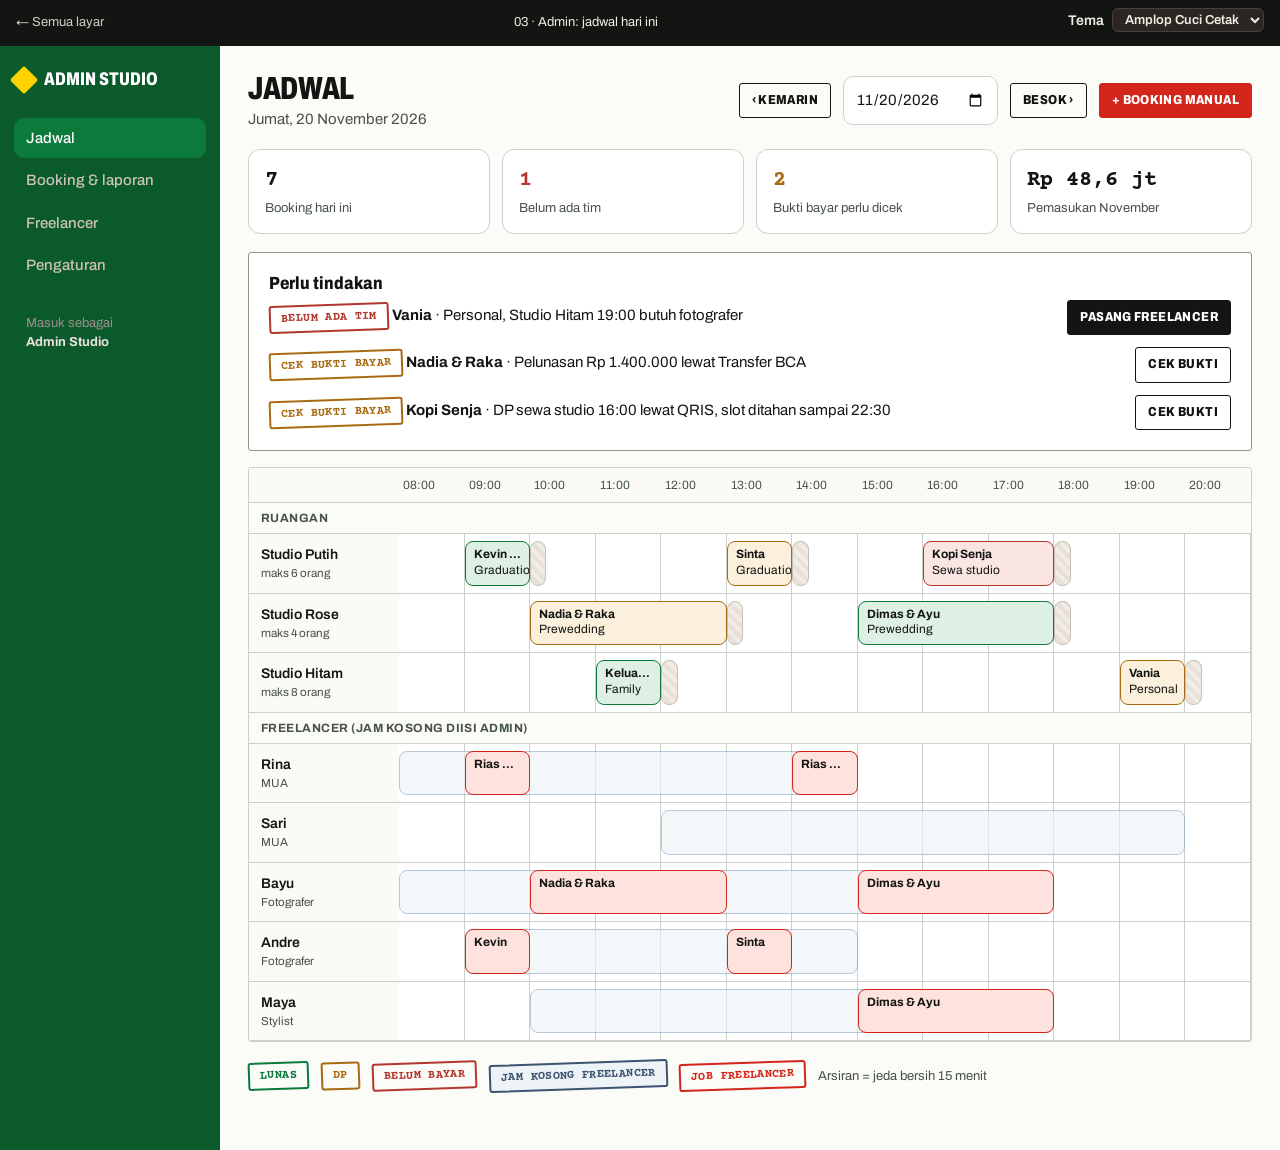
<file: mockups/admin/index.html>
<!doctype html>
<html lang="id">
<head>
  <meta charset="utf-8">
  <script>(function(){var q=new URLSearchParams(location.search).get("theme"),t=q||localStorage.getItem("ps-theme")||"cetak";document.documentElement.dataset.theme=t;if(q)try{localStorage.setItem("ps-theme",q)}catch(e){}})()</script>
  <meta name="viewport" content="width=device-width, initial-scale=1">
  <title>Jadwal · PhotoStudio System Proposal</title>
  <link rel="stylesheet" href="../assets/style.css">
</head>
<body>
  <div class="mock-bar"><a href="../index.html">← Semua layar</a><span>03 · Admin: jadwal hari ini</span></div>
  <div class="admin">
    <aside class="side" id="side"></aside>
    <main class="main">
      <div class="main-head">
        <div><h1 style="margin:0">Jadwal</h1><p class="muted" style="margin:0">Jumat, 20 November 2026</p></div>
        <div class="row">
          <button class="btn ghost sm" onclick="toast('Contoh: pindah ke hari sebelumnya')">‹ Kemarin</button>
          <input type="date" value="2026-11-20" style="width:auto" aria-label="Pilih tanggal">
          <button class="btn ghost sm" onclick="toast('Contoh: pindah ke hari berikutnya')">Besok ›</button>
          <button class="btn sm rose" onclick="toast('Contoh: form booking manual, untuk customer yang booking lewat WA')">+ Booking manual</button>
        </div>
      </div>

      <div class="kpis">
        <div class="kpi"><b>7</b><span>Booking hari ini</span></div>
        <div class="kpi"><b style="color:var(--red)">1</b><span>Belum ada tim</span></div>
        <div class="kpi"><b style="color:var(--amber)">2</b><span>Bukti bayar perlu dicek</span></div>
        <div class="kpi"><b>Rp 48,6 jt</b><span>Pemasukan November</span></div>
      </div>

      <div class="card flat" style="margin-bottom:16px">
        <h3>Perlu tindakan</h3>
        <div class="stack">
          <div class="row between"><div><span class="badge unpaid">Belum ada tim</span> <b>Vania</b> · Personal, Studio Hitam 19:00 butuh fotografer</div><a class="btn sm" href="booking.html">Pasang freelancer</a></div>
          <div class="row between"><div><span class="badge dp">Cek bukti bayar</span> <b>Nadia &amp; Raka</b> · Pelunasan Rp 1.400.000 lewat Transfer BCA</div><a class="btn sm ghost" href="booking.html">Cek bukti</a></div>
          <div class="row between"><div><span class="badge dp">Cek bukti bayar</span> <b>Kopi Senja</b> · DP sewa studio 16:00 lewat QRIS, slot ditahan sampai 22:30</div><a class="btn sm ghost" href="booking.html">Cek bukti</a></div>
        </div>
      </div>

      <div class="tl" role="region" aria-label="Timeline ruangan dan freelancer">
        <div class="tl-grid" id="tl"></div>
      </div>
      <div class="row mt" style="font-size:13px">
        <span class="badge paid">Lunas</span><span class="badge dp">DP</span><span class="badge unpaid">Belum bayar</span>
        <span class="badge" style="background:#eef3f8;color:#3d5470">Jam kosong freelancer</span><span class="badge rose">Job freelancer</span>
        <span class="muted">Arsiran = jeda bersih 15 menit</span>
      </div>
    </main>
  </div>

  <script src="../assets/app.js"></script>
  <script>
    adminNav("jadwal");
    const START = 8, HOURS = 13;
    const pos = (a, b) => `left:${(a - START) / HOURS * 100}%;width:${(b - a) / HOURS * 100}%`;
    const rooms = [
      ["Studio Putih", "maks 6 orang", [[9, 10, "paid", "Kevin & keluarga", "Graduation"], [13, 14, "dp", "Sinta", "Graduation"], [16, 18, "unpaid", "Kopi Senja", "Sewa studio"]]],
      ["Studio Rose", "maks 4 orang", [[10, 13, "dp", "Nadia & Raka", "Prewedding", "booking.html"], [15, 18, "paid", "Dimas & Ayu", "Prewedding"]]],
      ["Studio Hitam", "maks 8 orang", [[11, 12, "paid", "Keluarga Tan", "Family"], [19, 20, "dp", "Vania", "Personal"]]],
    ];
    const people = [
      ["Rina", "MUA", [[7, 15]], [[9, 10, "Rias Nadia"], [14, 15, "Rias Dimas"]]],
      ["Sari", "MUA", [[12, 20]], []],
      ["Bayu", "Fotografer", [[8, 18]], [[10, 13, "Nadia & Raka"], [15, 18, "Dimas & Ayu"]]],
      ["Andre", "Fotografer", [[9, 15]], [[9, 10, "Kevin"], [13, 14, "Sinta"]]],
      ["Maya", "Stylist", [[10, 18]], [[15, 18, "Dimas & Ayu"]]],
    ];
    const clip = (a, b) => [Math.max(a, START), Math.min(b, START + HOURS)];
    let html = `<div class="tl-row tl-head"><div class="tl-name"></div><div class="tl-track">${Array.from({ length: HOURS }, (_, i) => `<span>${String(START + i).padStart(2, "0")}:00</span>`).join("")}</div></div>`;
    html += `<div class="tl-sec">Ruangan</div>`;
    rooms.forEach(([n, sub, bks]) => {
      html += `<div class="tl-row"><div class="tl-name">${n}<small class="muted">${sub}</small></div><div class="tl-track">` +
        bks.map(([a, b, cls, who, what, href]) =>
          `<a class="blk ${cls}" style="${pos(a, b)}" href="${href || "booking.html"}"><b>${who}</b>${what}</a>` +
          `<div class="blk buffer" style="${pos(b, b + 0.25)};padding:0" title="Jeda bersih 15 menit"></div>`).join("") +
        `</div></div>`;
    });
    html += `<div class="tl-sec">Freelancer (jam kosong diisi admin)</div>`;
    people.forEach(([n, role, free, jobs]) => {
      html += `<div class="tl-row"><div class="tl-name">${n}<small class="muted">${role}</small></div><div class="tl-track">` +
        free.map(([a, b]) => { [a, b] = clip(a, b); return `<div class="blk free" style="${pos(a, b)};opacity:.6"></div>`; }).join("") +
        jobs.map(([a, b, what]) => `<a class="blk job" style="${pos(a, b)}" href="booking.html"><b>${what}</b></a>`).join("") +
        `</div></div>`;
    });
    document.getElementById("tl").innerHTML = html;
  </script>
</body>
</html>
</file>
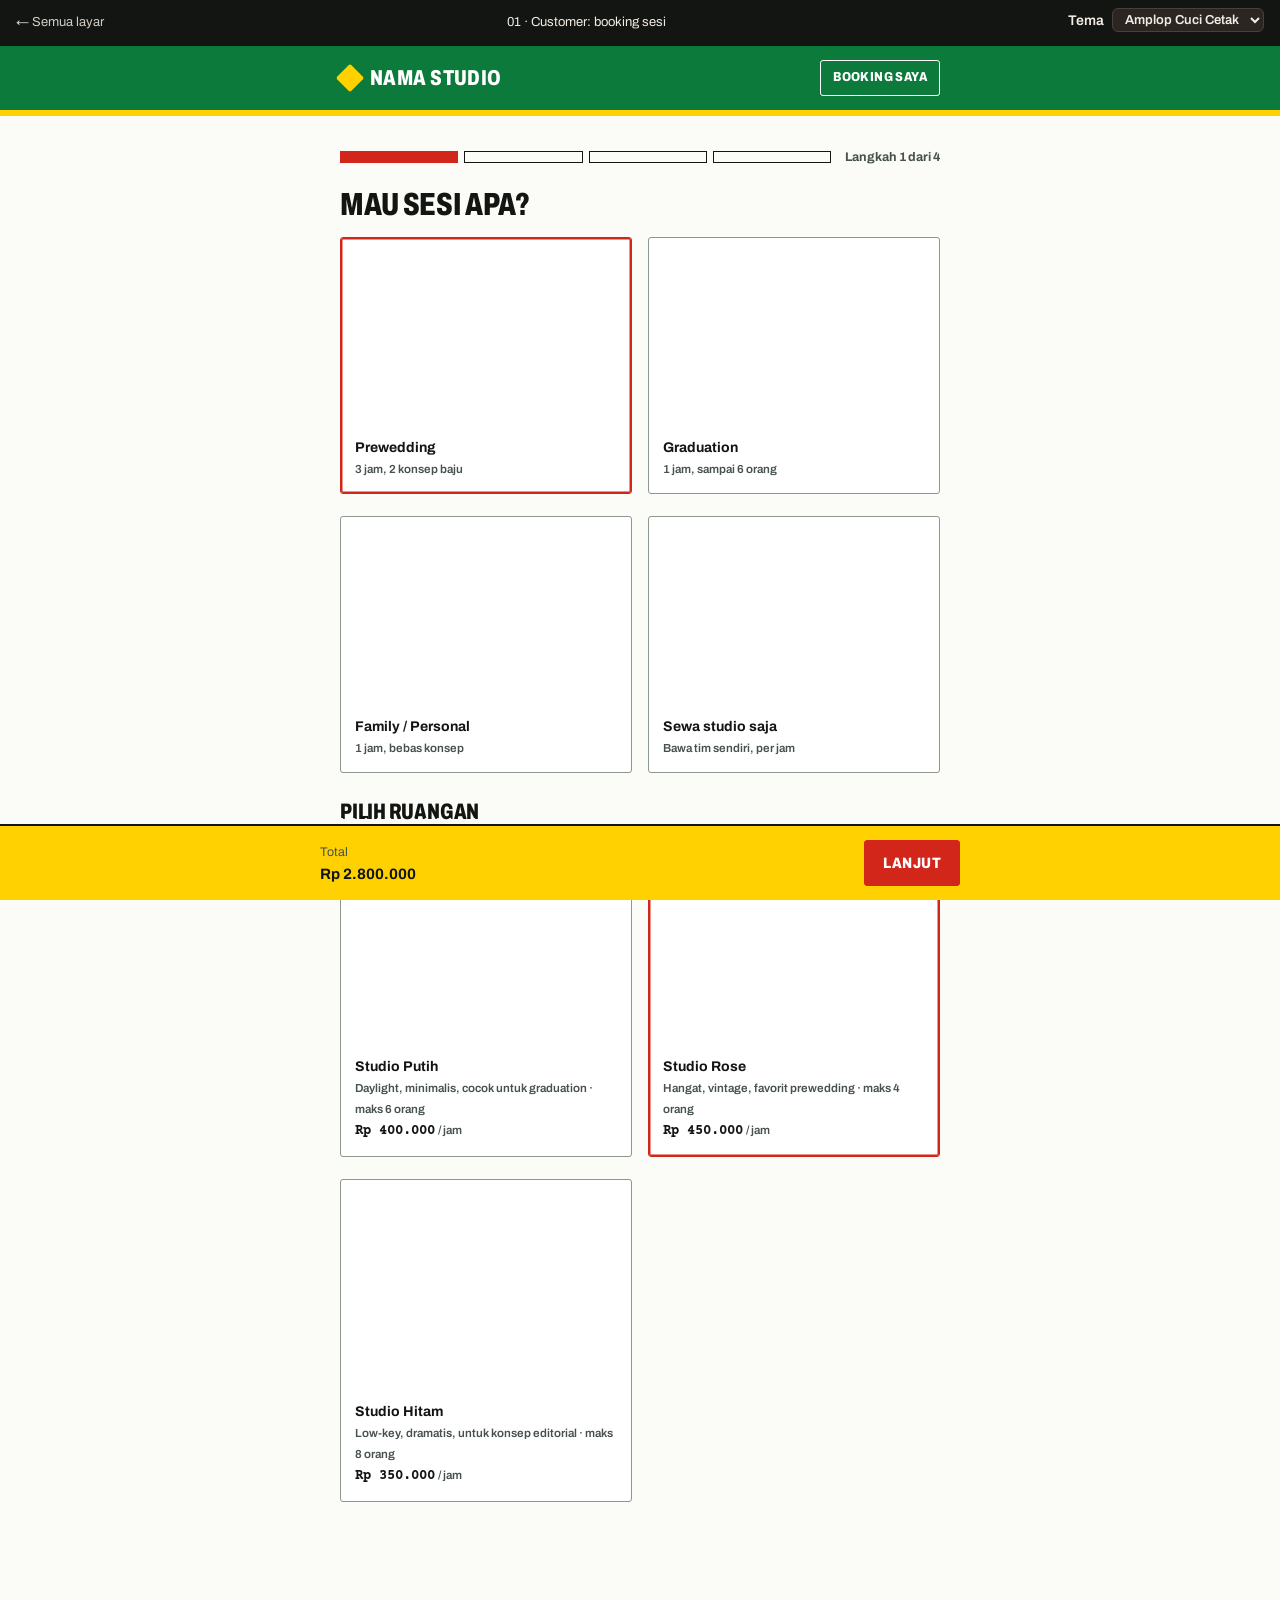
<file: mockups/booking.html>
<!doctype html>
<html lang="id">
<head>
  <meta charset="utf-8">
  <script>(function(){var q=new URLSearchParams(location.search).get("theme"),t=q||localStorage.getItem("ps-theme")||"cetak";document.documentElement.dataset.theme=t;if(q)try{localStorage.setItem("ps-theme",q)}catch(e){}})()</script>
  <meta name="viewport" content="width=device-width, initial-scale=1">
  <title>Booking sesi · PhotoStudio System Proposal</title>
  <link rel="stylesheet" href="assets/style.css">
</head>
<body>
  <div class="mock-bar"><a href="index.html">← Semua layar</a><span>01 · Customer: booking sesi</span></div>
  <header class="site-head"><div class="wrap narrow"><a class="brand" href="booking.html"><span class="dot"></span> Nama Studio</a><a href="booking-saya.html" class="btn ghost sm">Booking saya</a></div></header>

  <main class="wrap narrow" id="flow">
    <div class="row" style="gap:14px;margin:8px 0 20px"><div class="steps" aria-hidden="true" style="flex:1;margin:0"><div class="s"></div><div class="s"></div><div class="s"></div><div class="s"></div></div><small class="muted" id="step-no" style="font-weight:700"></small></div>

    <!-- Step 1 -->
    <section data-step="1">
      <h1>Mau sesi apa?</h1>
      <div class="grid g2" id="sessions"></div>
      <h2 class="mt">Pilih ruangan</h2>
      <div class="grid g2" id="rooms"></div>
    </section>

    <!-- Step 2 -->
    <section data-step="2" class="hide">
      <h1>Butuh tim apa saja?</h1>
      <p class="muted">Tim kami pilihkan dari fotografer, MUA, dan stylist studio yang kosong di jam kamu. Boleh tidak pilih apa pun kalau bawa tim sendiri.</p>
      <div class="stack" id="addons"></div>
    </section>

    <!-- Step 3 -->
    <section data-step="3" class="hide">
      <h1>Pilih tanggal dan jam</h1>
      <p class="muted" id="slot-note"></p>
      <div class="dates" id="dates" role="group" aria-label="Pilih tanggal"></div>
      <h3 class="mt">Jam mulai</h3>
      <div class="slots" id="slots" role="group" aria-label="Pilih jam"></div>
      <p class="hint mt">Jam yang dicoret sudah penuh: ruangan terisi, atau tim yang kamu pilih tidak ada yang kosong. Ada jeda 15 menit antar sesi untuk merapikan studio.</p>
    </section>

    <!-- Step 4 -->
    <section data-step="4" class="hide">
      <h1>Data dan pembayaran</h1>
      <div class="card flat">
        <div class="field"><label for="nm">Nama</label><input id="nm" type="text" value="Nadia &amp; Raka" autocomplete="name"></div>
        <div class="field"><label for="wa">Nomor WhatsApp</label><input id="wa" type="tel" value="0812 3456 7890" autocomplete="tel"><p class="hint">Konfirmasi dan pengingat dikirim ke nomor ini.</p></div>
        <div class="field"><label for="em">Email</label><input id="em" type="email" value="nadia@email.com" autocomplete="email"></div>
        <div class="field"><label for="nt">Catatan (opsional)</label><textarea id="nt" rows="2" placeholder="Contoh: konsep rustic, bawa 2 baju"></textarea></div>
      </div>

      <div class="card flat mt">
        <h3>Ringkasan</h3>
        <table class="lines" id="lines"></table>
      </div>

      <h3 class="mt">Mau bayar berapa sekarang?</h3>
      <div class="grid g2">
        <label class="opt"><input type="radio" name="pay" value="dp" checked><div class="box"><b>DP <span data-dp-pct></span>%</b><br><span class="price" data-dp></span><br><small>Sisanya dibayar sebelum download foto.</small></div></label>
        <label class="opt"><input type="radio" name="pay" value="full"><div class="box"><b>Lunas</b><br><span class="price" data-full></span><br><small>Foto bisa langsung didownload setelah jadi.</small></div></label>
      </div>
      <p class="hint">Bayar lewat QRIS atau transfer BCA, lalu upload bukti bayar. Jadwal kamu ditahan 2 jam sampai admin memverifikasi pembayaran.</p>
    </section>

    <!-- Done -->
    <section data-step="5" class="hide">
      <div class="card" style="text-align:center">
        <h1>Bukti bayar terkirim!</h1>
        <p class="muted">Kode booking <b>BK-1127</b>. Bukti bayar <span id="paid-kind"></span> lewat <span id="paid-method"></span> sedang dicek admin. Jadwal kamu ditahan sampai pembayaran diverifikasi.</p>
        <a class="btn rose" href="booking-saya.html">Lihat booking saya</a>
      </div>
      <h3 class="mt">Yang customer terima di WhatsApp setelah admin verifikasi</h3>
      <div class="wa"><div class="who">Nama Studio (otomatis)</div><div class="msg" id="wa-msg"></div></div>
    </section>
  </main>

  <div class="summary" id="bar">
    <div class="wrap narrow">
      <div><small id="bar-label">Total</small><br><b id="bar-total">Rp 0</b></div>
      <div class="row">
        <button class="btn ghost" id="back">Kembali</button>
        <button class="btn rose" id="next">Lanjut</button>
      </div>
    </div>
  </div>

  <script src="assets/app.js"></script>
  <script>
    const S = DEMO.settings;
    const st = { step: 1, session: "prewed", room: "rose", addons: new Set(["foto", "mua"]), date: 2, time: null };
    const $ = (s) => document.querySelector(s);
    const days = ["Min", "Sen", "Sel", "Rab", "Kam", "Jum", "Sab"];
    const months = ["Jan", "Feb", "Mar", "Apr", "Mei", "Jun", "Jul", "Agu", "Sep", "Okt", "Nov", "Des"];
    const base = new Date(2026, 10, 18);
    const dateOf = (i) => new Date(base.getFullYear(), base.getMonth(), base.getDate() + i);
    const fmtDate = (d) => `${days[d.getDay()]}, ${d.getDate()} ${months[d.getMonth()]} ${d.getFullYear()}`;

    const session = () => DEMO.sessions.find((x) => x.id === st.session);
    const room = () => DEMO.rooms.find((x) => x.id === st.room);
    const total = () => room().perHour * session().hours + [...st.addons].reduce((a, id) => a + DEMO.addons.find((x) => x.id === id).price, 0);

    function optCard(name, id, checked, inner, type = "radio") {
      return `<label class="opt"><input type="${type}" name="${name}" value="${id}" ${checked ? "checked" : ""}><div class="box">${inner}</div></label>`;
    }
    $("#sessions").innerHTML = DEMO.sessions.map((s) => optCard("session", s.id, s.id === st.session, `<div class="thumb" style="background-image:url(${s.img}?w=600&h=400&fit=crop&crop=faces,entropy&q=70&auto=format);aspect-ratio:3/2" role="img" aria-label="Contoh foto ${s.name}"></div><b>${s.name}</b><br><small>${s.desc}</small>`)).join("");
    $("#rooms").innerHTML = DEMO.rooms.map((r) => optCard("room", r.id, r.id === st.room,
      `<div class="thumb" style="background-image:url(${roomImg(r)})" role="img" aria-label="Foto ${r.name}"></div><b>${r.name}</b><br><small>${r.desc} · maks ${r.cap} orang</small><br><span class="price">${rupiah(r.perHour)}</span> <small>/ jam</small>`)).join("");
    $("#addons").innerHTML = DEMO.addons.map((a) => optCard("addon", a.id, st.addons.has(a.id),
      `<div class="row between"><div><b>${a.name}</b><br><small>${a.note}</small></div><span class="price">+ ${rupiah(a.price)}</span></div>`, "checkbox")).join("");

    document.addEventListener("change", (e) => {
      const t = e.target;
      if (t.name === "session") st.session = t.value;
      if (t.name === "room") st.room = t.value;
      if (t.name === "addon") t.checked ? st.addons.add(t.value) : st.addons.delete(t.value);
      if (["session", "room", "addon"].includes(t.name)) st.time = null;
      render();
    });

    // Fake availability: some slots blocked by room, some by team, so the rule is visible.
    function slotState(dayIdx, hour) {
      const h = (dayIdx * 7 + hour * 13 + st.room.length * 5) % 11;
      if (h === 0 || h === 4) return "Ruangan terisi";
      if (st.addons.has("mua") && (h === 7 || (st.addons.has("stylist") && h === 2))) return "MUA penuh";
      if (st.addons.has("foto") && h === 9) return "Fotografer penuh";
      return null;
    }

    function renderDates() {
      $("#dates").innerHTML = Array.from({ length: 14 }, (_, i) => {
        const d = dateOf(i);
        return `<button class="date ${i === st.date ? "on" : ""}" data-d="${i}" aria-pressed="${i === st.date}">${days[d.getDay()]}<b>${d.getDate()}</b><small>${months[d.getMonth()]}</small></button>`;
      }).join("");
      const hrs = session().hours;
      const out = [];
      for (let h = 9; h + hrs <= 20; h++) {
        const why = slotState(st.date, h);
        const lbl = `${String(h).padStart(2, "0")}:00`;
        out.push(`<button class="slot ${st.time === h ? "on" : ""}" data-t="${h}" ${why ? "disabled" : ""}>${lbl}<small>${why || "sampai " + String(h + hrs).padStart(2, "0") + ":00"}</small></button>`);
      }
      $("#slots").innerHTML = out.join("");
      $("#slot-note").textContent = `${session().name} di ${room().name}, ${hrs} jam.` + (st.addons.has("mua") ? ` MUA mulai rias ${S.muaLeadMin} menit sebelum jam mulai.` : "");
    }
    $("#dates").addEventListener("click", (e) => { const b = e.target.closest("[data-d]"); if (b) { st.date = +b.dataset.d; st.time = null; render(); } });
    $("#slots").addEventListener("click", (e) => { const b = e.target.closest("[data-t]"); if (b && !b.disabled) { st.time = +b.dataset.t; render(); } });

    function renderSummary() {
      const r = room(), s = session();
      const rows = [[`${r.name} · ${s.hours} jam`, r.perHour * s.hours]];
      st.addons.forEach((id) => { const a = DEMO.addons.find((x) => x.id === id); rows.push([a.name, a.price]); });
      const when = st.time != null ? `${fmtDate(dateOf(st.date))}, ${String(st.time).padStart(2, "0")}:00` : "-";
      $("#lines").innerHTML = `<tr><td colspan="2"><b>${s.name}</b><br><small>${when}</small></td></tr>` +
        rows.map(([k, v]) => `<tr><td>${k}</td><td>${rupiah(v)}</td></tr>`).join("") +
        `<tr class="total"><td>Total</td><td>${rupiah(total())}</td></tr>`;
      document.querySelectorAll("[data-dp-pct]").forEach((el) => (el.textContent = S.dpPercent));
      document.querySelector("[data-dp]").textContent = rupiah(total() * S.dpPercent / 100);
      document.querySelector("[data-full]").textContent = rupiah(total());
    }

    function render() {
      document.querySelectorAll("[data-step]").forEach((el) => el.classList.toggle("hide", +el.dataset.step !== st.step));
      document.querySelectorAll(".steps .s").forEach((el, i) => el.classList.toggle("on", i < st.step));
      $("#step-no").textContent = st.step <= 4 ? `Langkah ${st.step} dari 4` : "";
      if (st.step === 3) renderDates();
      if (st.step === 4) renderSummary();
      const isDp = document.querySelector("input[name=pay]:checked").value === "dp";
      $("#bar-label").textContent = st.step === 4 ? (isDp ? `Bayar sekarang (DP ${S.dpPercent}%)` : "Bayar sekarang (lunas)") : "Total";
      $("#bar-total").textContent = rupiah(st.step === 4 && isDp ? total() * S.dpPercent / 100 : total());
      $("#back").classList.toggle("hide", st.step === 1);
      $("#next").textContent = st.step === 4 ? "Bayar" : "Lanjut";
      $("#next").disabled = st.step === 3 && st.time == null;
      $("#bar").classList.toggle("hide", st.step === 5);
    }

    $("#back").addEventListener("click", () => { st.step--; render(); window.scrollTo(0, 0); });
    $("#next").addEventListener("click", () => {
      if (st.step < 4) { st.step++; render(); window.scrollTo(0, 0); return; }
      const isDp = document.querySelector("input[name=pay]:checked").value === "dp";
      const amt = isDp ? total() * S.dpPercent / 100 : total();
      openPay(amt, isDp ? `DP ${S.dpPercent}% · BK-1127` : "Lunas · BK-1127", (method) => {
        $("#paid-kind").textContent = isDp ? `DP ${rupiah(amt)}` : `lunas ${rupiah(amt)}`;
        $("#paid-method").textContent = method;
        const when = `${fmtDate(dateOf(st.date))}, ${String(st.time).padStart(2, "0")}:00`;
        $("#wa-msg").textContent =
          `Halo ${$("#nm").value}! 🌹\nPembayaran kamu sudah kami terima dan booking di Nama Studio terkonfirmasi.\n\n` +
          `Kode: BK-1127\nSesi: ${session().name}\nRuangan: ${room().name}\nWaktu: ${when}\n` +
          (st.addons.has("mua") ? `MUA mulai rias: ${String(st.time - 1).padStart(2, "0")}:00\n` : "") +
          `\nDibayar: ${rupiah(amt)}` + (isDp ? `\nSisa: ${rupiah(total() - amt)} (bayar sebelum download foto)` : "") +
          `\n\nCek booking: namastudio.id/b/BK-1127\nKami ingatkan lagi H-1 ya!`;
        st.step = 5; render(); window.scrollTo(0, 0);
      });
    });
    render();

    // Demo links for screenshots: ?demo=pay or ?demo=qris opens the QRIS tab, ?demo=bca the BCA tab.
    const demo = new URLSearchParams(location.search).get("demo");
    if (["pay", "qris", "bca"].includes(demo)) {
      st.time = 11; st.step = 4; render();
      $("#next").click();
      if (demo === "bca") document.querySelector('#pay [data-tab="bca"]').click();
      document.activeElement.blur();
    }
  </script>
</body>
</html>
</file>
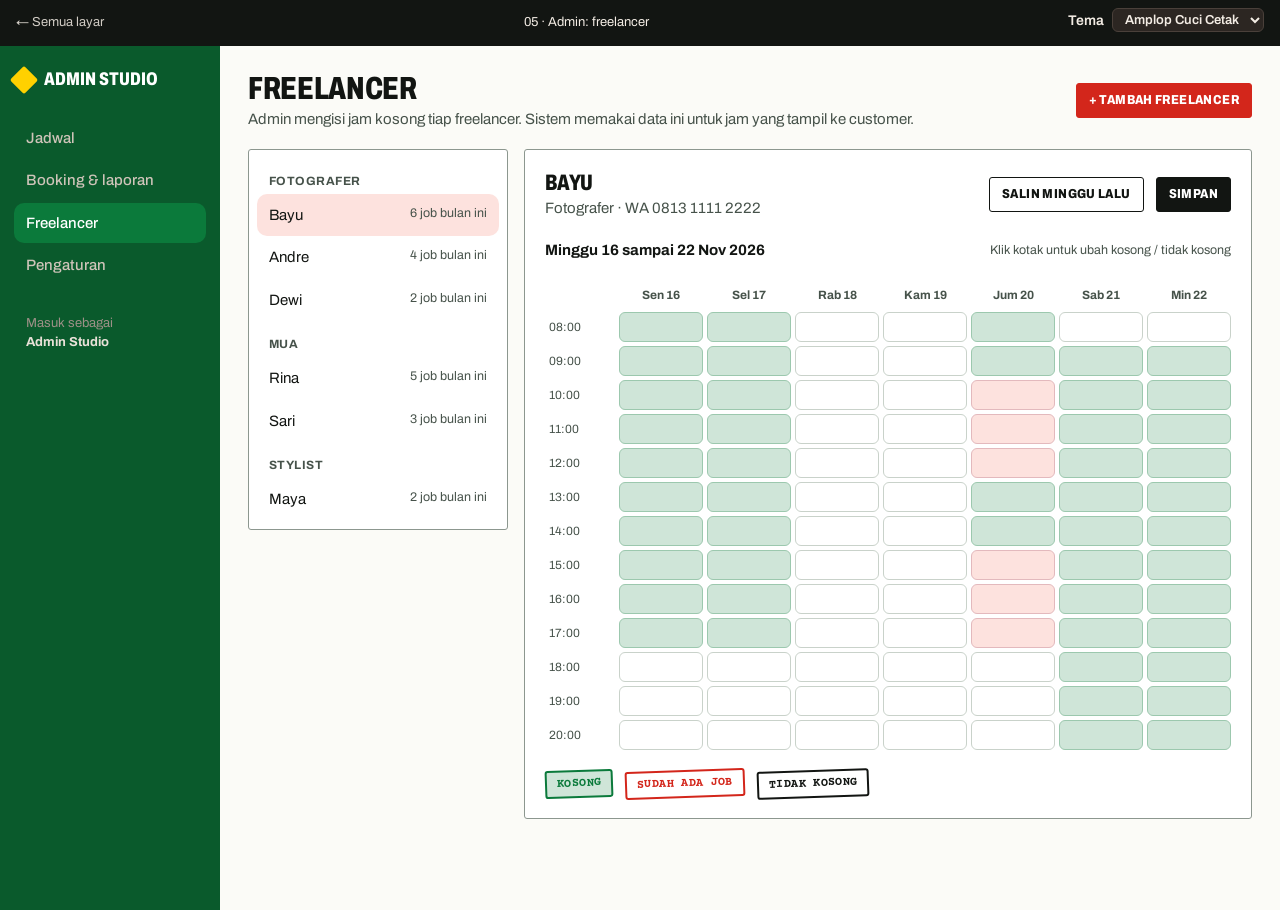
<file: mockups/admin/freelancer.html>
<!doctype html>
<html lang="id">
<head>
  <meta charset="utf-8">
  <script>(function(){var q=new URLSearchParams(location.search).get("theme"),t=q||localStorage.getItem("ps-theme")||"cetak";document.documentElement.dataset.theme=t;if(q)try{localStorage.setItem("ps-theme",q)}catch(e){}})()</script>
  <meta name="viewport" content="width=device-width, initial-scale=1">
  <title>Freelancer · PhotoStudio System Proposal</title>
  <link rel="stylesheet" href="../assets/style.css">
  <style>
    .people button { display: flex; justify-content: space-between; width: 100%; text-align: left; background: none; border: 0; border-radius: 10px; padding: 10px 12px; font: inherit; cursor: pointer; color: var(--ink); }
    .people button:hover { background: var(--bg); }
    .people button.on { background: var(--rose-soft); }
    .people h4 { margin: 14px 12px 4px; font-size: 12px; text-transform: uppercase; letter-spacing: .04em; color: var(--muted); }
  </style>
</head>
<body>
  <div class="mock-bar"><a href="../index.html">← Semua layar</a><span>05 · Admin: freelancer</span></div>
  <div class="admin">
    <aside class="side" id="side"></aside>
    <main class="main">
      <div class="main-head">
        <div><h1 style="margin:0">Freelancer</h1><p class="muted" style="margin:0">Admin mengisi jam kosong tiap freelancer. Sistem memakai data ini untuk jam yang tampil ke customer.</p></div>
        <button class="btn sm rose" onclick="toast('Contoh: form tambah freelancer (nama, peran, WhatsApp, tarif)')">+ Tambah freelancer</button>
      </div>

      <div class="grid" style="grid-template-columns:minmax(200px,260px) 1fr;align-items:start" id="cols">
        <div class="card flat people" id="people" style="padding:8px"></div>

        <div class="card flat">
          <div class="row between">
            <div>
              <h2 style="margin:0" id="p-name"></h2>
              <p class="muted" style="margin:0" id="p-meta"></p>
            </div>
            <div class="row">
              <button class="btn ghost sm" onclick="toast('Jam kosong minggu lalu disalin')">Salin minggu lalu</button>
              <button class="btn sm" onclick="toast('Jam kosong disimpan')">Simpan</button>
            </div>
          </div>
          <div class="row between mt">
            <b>Minggu 16 sampai 22 Nov 2026</b>
            <small class="muted">Klik kotak untuk ubah kosong / tidak kosong</small>
          </div>
          <div style="overflow-x:auto" class="mt"><div class="avail" id="grid"></div></div>
          <div class="row mt" style="font-size:13px">
            <span class="badge" style="background:#cfe5d8;color:var(--green)">Kosong</span>
            <span class="badge rose">Sudah ada job</span>
            <span class="badge">Tidak kosong</span>
          </div>
        </div>
      </div>
    </main>
  </div>

  <script src="../assets/app.js"></script>
  <script>
    adminNav("freelancer");
    if (innerWidth < 860) document.getElementById("cols").style.gridTemplateColumns = "1fr";
    const people = [
      { n: "Bayu", r: "Fotografer", wa: "0813 1111 2222", jobs: 6, free: [[0, 8, 18], [1, 8, 18], [4, 8, 18], [5, 9, 21], [6, 9, 21]], busy: [[4, 10, 13], [4, 15, 18]] },
      { n: "Andre", r: "Fotografer", wa: "0813 3333 4444", jobs: 4, free: [[2, 9, 15], [3, 9, 15], [4, 9, 15], [5, 10, 20]], busy: [[4, 9, 10], [4, 13, 14]] },
      { n: "Dewi", r: "Fotografer", wa: "0813 5555 6666", jobs: 2, free: [[5, 8, 14], [6, 8, 14]], busy: [] },
      { n: "Rina", r: "MUA", wa: "0812 7777 8888", jobs: 5, free: [[0, 8, 15], [2, 8, 15], [4, 8, 15], [5, 8, 15]], busy: [[4, 9, 10], [4, 14, 15]] },
      { n: "Sari", r: "MUA", wa: "0812 9999 0000", jobs: 3, free: [[3, 12, 20], [4, 12, 20], [6, 10, 18]], busy: [] },
      { n: "Maya", r: "Stylist", wa: "0811 2222 3333", jobs: 2, free: [[4, 10, 18], [5, 10, 18]], busy: [[4, 15, 18]] },
    ];
    let cur = 0;
    const days = ["Sen 16", "Sel 17", "Rab 18", "Kam 19", "Jum 20", "Sab 21", "Min 22"];
    const H0 = 8, H1 = 21;
    const inRange = (list, d, h) => list.some(([dd, a, b]) => dd === d && h >= a && h < b);

    function renderList() {
      const roles = [...new Set(people.map((p) => p.r))];
      document.getElementById("people").innerHTML = roles.map((r) => `<h4>${r}</h4>` +
        people.map((p, i) => p.r !== r ? "" : `<button data-i="${i}" class="${i === cur ? "on" : ""}">${p.n}<small class="muted">${p.jobs} job bulan ini</small></button>`).join("")).join("");
    }
    function renderGrid() {
      const p = people[cur];
      document.getElementById("p-name").textContent = p.n;
      document.getElementById("p-meta").textContent = `${p.r} · WA ${p.wa}`;
      let h = `<div></div>` + days.map((d) => `<div class="h">${d}</div>`).join("");
      for (let hr = H0; hr < H1; hr++) {
        h += `<div class="t">${String(hr).padStart(2, "0")}:00</div>`;
        for (let d = 0; d < 7; d++) {
          const busy = inRange(p.busy, d, hr), on = busy || inRange(p.free, d, hr);
          h += `<button class="cell ${busy ? "busy" : on ? "on" : ""}" data-d="${d}" data-h="${hr}" aria-label="${days[d]} ${hr}:00" ${busy ? 'title="Sudah ada job"' : ""}></button>`;
        }
      }
      document.getElementById("grid").innerHTML = h;
    }
    document.getElementById("people").addEventListener("click", (e) => { const b = e.target.closest("[data-i]"); if (b) { cur = +b.dataset.i; renderList(); renderGrid(); } });
    document.getElementById("grid").addEventListener("click", (e) => {
      const c = e.target.closest(".cell"); if (!c || c.classList.contains("busy")) return;
      c.classList.toggle("on");
    });
    renderList(); renderGrid();
  </script>
</body>
</html>
</file>
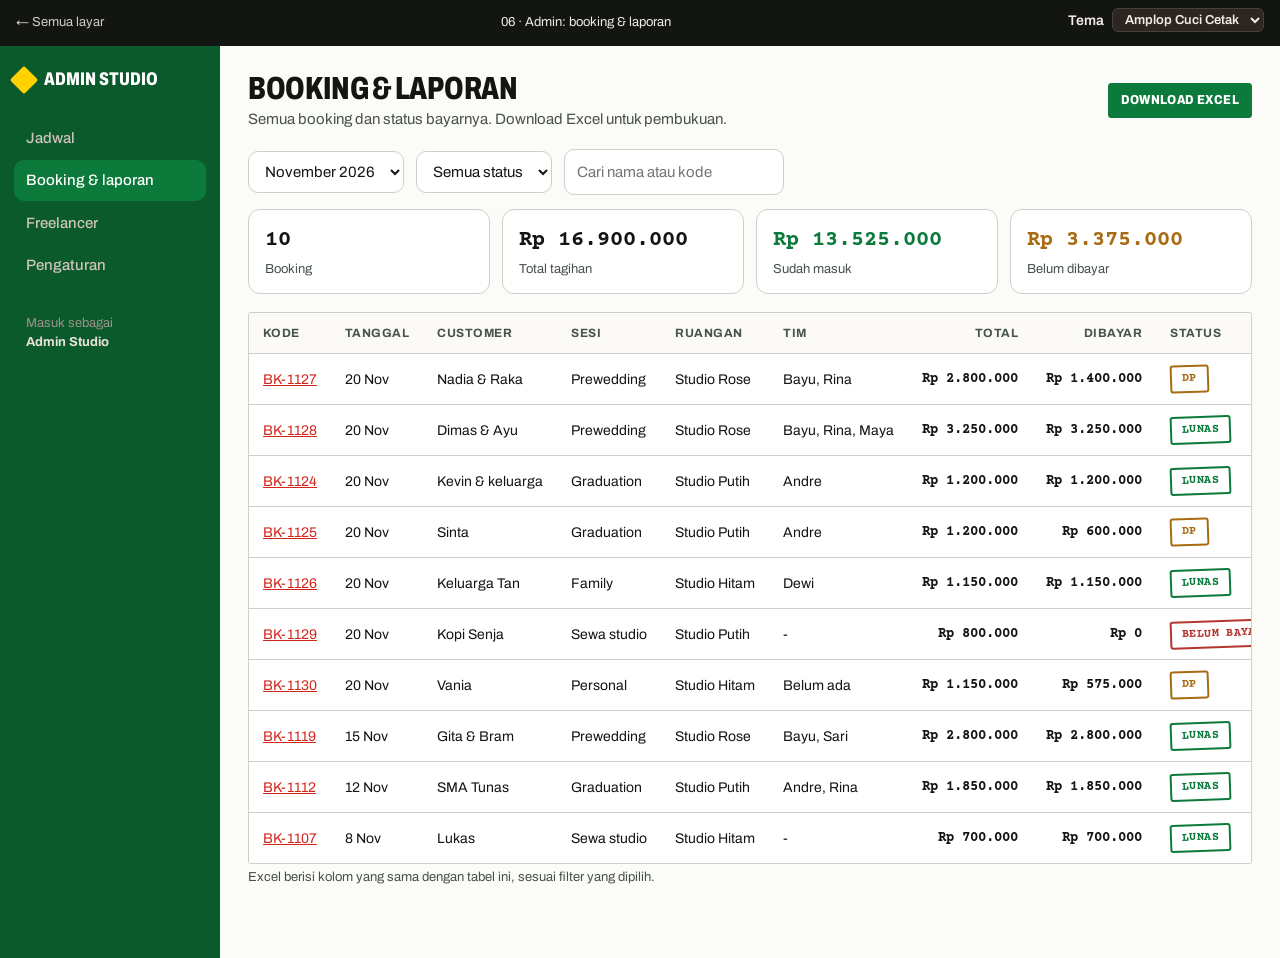
<file: mockups/admin/laporan.html>
<!doctype html>
<html lang="id">
<head>
  <meta charset="utf-8">
  <script>(function(){var q=new URLSearchParams(location.search).get("theme"),t=q||localStorage.getItem("ps-theme")||"cetak";document.documentElement.dataset.theme=t;if(q)try{localStorage.setItem("ps-theme",q)}catch(e){}})()</script>
  <meta name="viewport" content="width=device-width, initial-scale=1">
  <title>Booking &amp; laporan · PhotoStudio System Proposal</title>
  <link rel="stylesheet" href="../assets/style.css">
</head>
<body>
  <div class="mock-bar"><a href="../index.html">← Semua layar</a><span>06 · Admin: booking &amp; laporan</span></div>
  <div class="admin">
    <aside class="side" id="side"></aside>
    <main class="main">
      <div class="main-head">
        <div><h1 style="margin:0">Booking &amp; laporan</h1><p class="muted" style="margin:0">Semua booking dan status bayarnya. Download Excel untuk pembukuan.</p></div>
        <button class="btn sm green" id="xls">Download Excel</button>
      </div>

      <div class="row" style="margin-bottom:14px">
        <select id="month" style="width:auto" aria-label="Bulan"><option>November 2026</option><option>Oktober 2026</option></select>
        <select id="status" style="width:auto" aria-label="Status bayar">
          <option value="">Semua status</option><option value="Lunas">Lunas</option><option value="DP">DP</option><option value="Belum bayar">Belum bayar</option>
        </select>
        <input type="text" id="q" placeholder="Cari nama atau kode" style="width:220px" aria-label="Cari">
      </div>

      <div class="kpis" id="kpis"></div>
      <div class="table-wrap"><table class="t" id="tbl"></table></div>
      <p class="hint">Excel berisi kolom yang sama dengan tabel ini, sesuai filter yang dipilih.</p>
    </main>
  </div>

  <script src="../assets/app.js"></script>
  <script>
    adminNav("laporan");
    const rows = [
      ["BK-1127", "20 Nov", "Nadia & Raka", "Prewedding", "Studio Rose", "Bayu, Rina", 2800000, 1400000, "QRIS"],
      ["BK-1128", "20 Nov", "Dimas & Ayu", "Prewedding", "Studio Rose", "Bayu, Rina, Maya", 3250000, 3250000, "Transfer BCA"],
      ["BK-1124", "20 Nov", "Kevin & keluarga", "Graduation", "Studio Putih", "Andre", 1200000, 1200000, "QRIS"],
      ["BK-1125", "20 Nov", "Sinta", "Graduation", "Studio Putih", "Andre", 1200000, 600000, "QRIS"],
      ["BK-1126", "20 Nov", "Keluarga Tan", "Family", "Studio Hitam", "Dewi", 1150000, 1150000, "Transfer BCA"],
      ["BK-1129", "20 Nov", "Kopi Senja", "Sewa studio", "Studio Putih", "-", 800000, 0, "-"],
      ["BK-1130", "20 Nov", "Vania", "Personal", "Studio Hitam", "Belum ada", 1150000, 575000, "QRIS"],
      ["BK-1119", "15 Nov", "Gita & Bram", "Prewedding", "Studio Rose", "Bayu, Sari", 2800000, 2800000, "Tunai"],
      ["BK-1112", "12 Nov", "SMA Tunas", "Graduation", "Studio Putih", "Andre, Rina", 1850000, 1850000, "Transfer BCA"],
      ["BK-1107", "8 Nov", "Lukas", "Sewa studio", "Studio Hitam", "-", 700000, 700000, "Tunai"],
    ].map(([code, date, name, sess, room, team, total, paid, method]) => ({ code, date, name, sess, room, team, total, paid, method,
      status: paid >= total ? "Lunas" : paid > 0 ? "DP" : "Belum bayar" }));
    const cls = { "Lunas": "paid", "DP": "dp", "Belum bayar": "unpaid" };
    const $ = (s) => document.querySelector(s);

    function filtered() {
      const st = $("#status").value, q = $("#q").value.toLowerCase();
      return rows.filter((r) => (!st || r.status === st) && (!q || (r.name + r.code).toLowerCase().includes(q)));
    }
    function render() {
      const f = filtered();
      const sum = (k) => f.reduce((a, r) => a + r[k], 0);
      $("#kpis").innerHTML = `<div class="kpi"><b>${f.length}</b><span>Booking</span></div>
        <div class="kpi"><b>${rupiah(sum("total"))}</b><span>Total tagihan</span></div>
        <div class="kpi"><b style="color:var(--green)">${rupiah(sum("paid"))}</b><span>Sudah masuk</span></div>
        <div class="kpi"><b style="color:var(--amber)">${rupiah(sum("total") - sum("paid"))}</b><span>Belum dibayar</span></div>`;
      $("#tbl").innerHTML = `<tr><th>Kode</th><th>Tanggal</th><th>Customer</th><th>Sesi</th><th>Ruangan</th><th>Tim</th><th class="num">Total</th><th class="num">Dibayar</th><th>Status</th></tr>` +
        f.map((r) => `<tr><td><a href="booking.html">${r.code}</a></td><td>${r.date}</td><td>${r.name}</td><td>${r.sess}</td><td>${r.room}</td><td>${r.team}</td>
          <td class="num">${rupiah(r.total)}</td><td class="num">${rupiah(r.paid)}</td><td><span class="badge ${cls[r.status]}">${r.status}</span></td></tr>`).join("");
    }
    ["#status", "#q"].forEach((s) => $(s).addEventListener("input", render));

    // Real download: a CSV file that Excel opens directly.
    $("#xls").addEventListener("click", () => {
      const head = ["Kode", "Tanggal", "Customer", "Sesi", "Ruangan", "Tim", "Total", "Dibayar", "Sisa", "Metode", "Status"];
      const esc = (v) => `"${String(v).replace(/"/g, '""')}"`;
      const lines = [head, ...filtered().map((r) => [r.code, r.date + " 2026", r.name, r.sess, r.room, r.team, r.total, r.paid, r.total - r.paid, r.method, r.status])]
        .map((l) => l.map(esc).join(","));
      const blob = new Blob(["sep=,\n" + lines.join("\n")], { type: "text/csv;charset=utf-8" });
      const a = Object.assign(document.createElement("a"), { href: URL.createObjectURL(blob), download: "booking-november-2026.csv" });
      a.click();
      toast("File Excel terdownload");
    });
    render();
  </script>
</body>
</html>
</file>
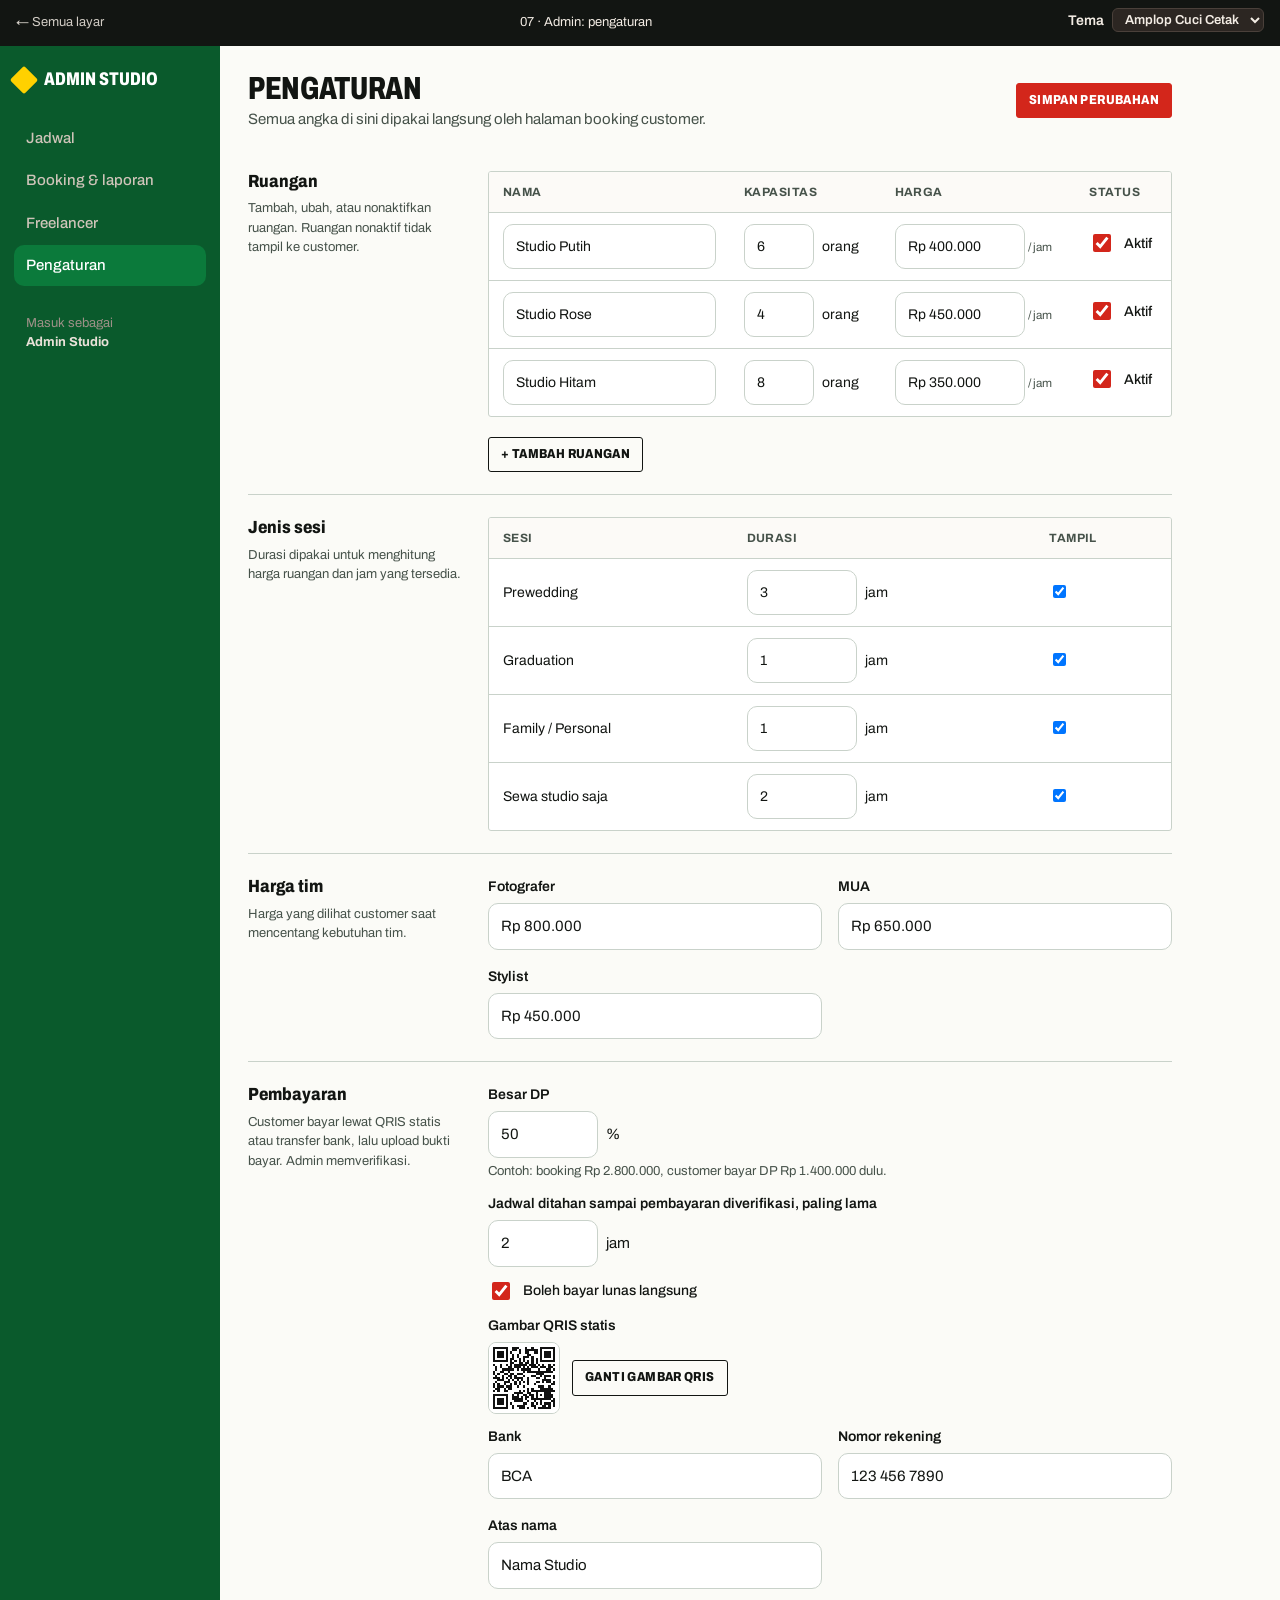
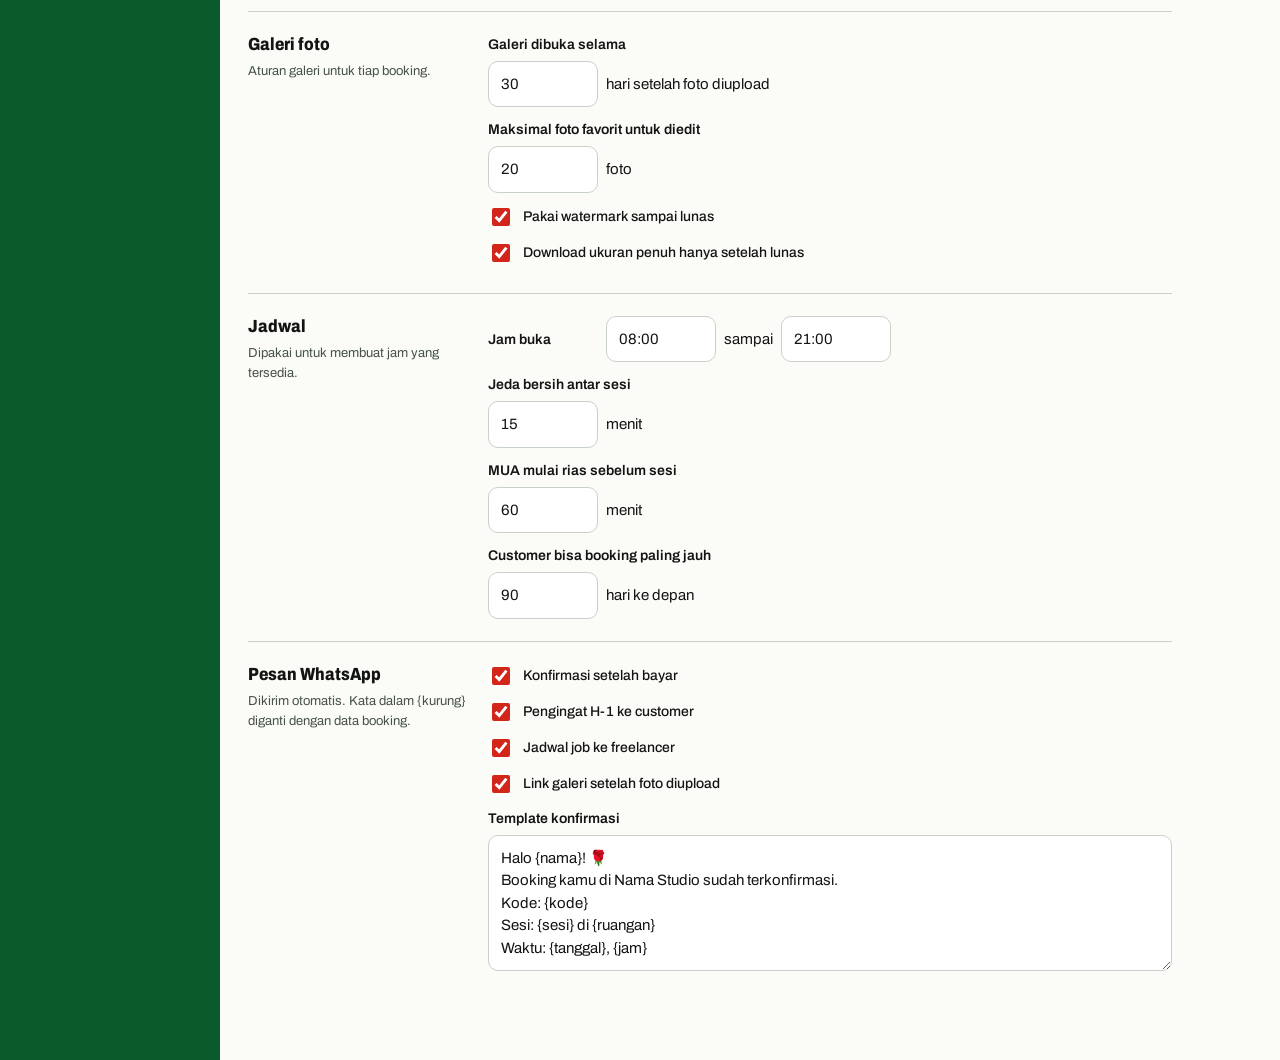
<file: mockups/admin/pengaturan.html>
<!doctype html>
<html lang="id">
<head>
  <meta charset="utf-8">
  <script>(function(){var q=new URLSearchParams(location.search).get("theme"),t=q||localStorage.getItem("ps-theme")||"cetak";document.documentElement.dataset.theme=t;if(q)try{localStorage.setItem("ps-theme",q)}catch(e){}})()</script>
  <meta name="viewport" content="width=device-width, initial-scale=1">
  <title>Pengaturan · PhotoStudio System Proposal</title>
  <link rel="stylesheet" href="../assets/style.css">
  <style>
    .set { display: grid; grid-template-columns: 220px 1fr; gap: 20px; padding: 22px 0; border-top: 1px solid var(--line); }
    .set:first-of-type { border-top: 0; }
    .set > div:first-child p { font-size: 13px; color: var(--muted); }
    .inline { display: flex; gap: 8px; align-items: center; }
    .inline input { width: 110px; }
    .sw { display: flex; align-items: center; gap: 10px; font-weight: 500; cursor: pointer; }
    .sw input { width: 18px; height: 18px; accent-color: var(--rose); }
    @media (max-width: 860px) { .set { grid-template-columns: 1fr; gap: 8px; } }
  </style>
</head>
<body>
  <div class="mock-bar"><a href="../index.html">← Semua layar</a><span>07 · Admin: pengaturan</span></div>
  <div class="admin">
    <aside class="side" id="side"></aside>
    <main class="main" style="max-width:980px">
      <div class="main-head">
        <div><h1 style="margin:0">Pengaturan</h1><p class="muted" style="margin:0">Semua angka di sini dipakai langsung oleh halaman booking customer.</p></div>
        <button class="btn sm rose" onclick="toast('Pengaturan disimpan')">Simpan perubahan</button>
      </div>

      <section class="set">
        <div><h3>Ruangan</h3><p>Tambah, ubah, atau nonaktifkan ruangan. Ruangan nonaktif tidak tampil ke customer.</p></div>
        <div>
          <div class="table-wrap"><table class="t" id="rooms"></table></div>
          <button class="btn sm ghost mt" id="add-room">+ Tambah ruangan</button>
        </div>
      </section>

      <section class="set">
        <div><h3>Jenis sesi</h3><p>Durasi dipakai untuk menghitung harga ruangan dan jam yang tersedia.</p></div>
        <div class="table-wrap"><table class="t">
          <tr><th>Sesi</th><th>Durasi</th><th>Tampil</th></tr>
          <tr><td>Prewedding</td><td><div class="inline"><input type="number" value="3" min="1" aria-label="Durasi prewedding"> jam</div></td><td><input type="checkbox" checked aria-label="Tampil"></td></tr>
          <tr><td>Graduation</td><td><div class="inline"><input type="number" value="1" min="1" aria-label="Durasi graduation"> jam</div></td><td><input type="checkbox" checked aria-label="Tampil"></td></tr>
          <tr><td>Family / Personal</td><td><div class="inline"><input type="number" value="1" min="1" aria-label="Durasi family"> jam</div></td><td><input type="checkbox" checked aria-label="Tampil"></td></tr>
          <tr><td>Sewa studio saja</td><td><div class="inline"><input type="number" value="2" min="1" aria-label="Durasi sewa"> jam</div></td><td><input type="checkbox" checked aria-label="Tampil"></td></tr>
        </table></div>
      </section>

      <section class="set">
        <div><h3>Harga tim</h3><p>Harga yang dilihat customer saat mencentang kebutuhan tim.</p></div>
        <div class="grid g3">
          <div class="field"><label for="p1">Fotografer</label><input id="p1" type="text" value="Rp 800.000"></div>
          <div class="field" style="margin:0"><label for="p2">MUA</label><input id="p2" type="text" value="Rp 650.000"></div>
          <div class="field" style="margin:0"><label for="p3">Stylist</label><input id="p3" type="text" value="Rp 450.000"></div>
        </div>
      </section>

      <section class="set">
        <div><h3>Pembayaran</h3><p>Customer bayar lewat QRIS statis atau transfer bank, lalu upload bukti bayar. Admin memverifikasi.</p></div>
        <div class="stack">
          <div><label for="dp">Besar DP</label><div class="inline"><input id="dp" type="number" value="50" min="0" max="100"> %</div>
            <p class="hint" id="dp-ex"></p></div>
          <div><label for="hold">Jadwal ditahan sampai pembayaran diverifikasi, paling lama</label><div class="inline"><input id="hold" type="number" value="2" min="1"> jam</div></div>
          <label class="sw"><input type="checkbox" checked> Boleh bayar lunas langsung</label>
          <div><label>Gambar QRIS statis</label><div class="row"><img src="../assets/qr-demo.svg" alt="QRIS saat ini" style="width:72px;height:72px;border:1px solid var(--line);border-radius:8px"><button class="btn ghost sm" onclick="toast('Contoh: upload gambar QRIS baru')">Ganti gambar QRIS</button></div></div>
          <div class="grid g3">
            <div class="field" style="margin:0"><label for="bk">Bank</label><input id="bk" type="text" value="BCA"></div>
            <div class="field" style="margin:0"><label for="rk">Nomor rekening</label><input id="rk" type="text" value="123 456 7890"></div>
            <div class="field" style="margin:0"><label for="an">Atas nama</label><input id="an" type="text" value="Nama Studio"></div>
          </div>
        </div>
      </section>

      <section class="set">
        <div><h3>Galeri foto</h3><p>Aturan galeri untuk tiap booking.</p></div>
        <div class="stack">
          <div><label for="gd">Galeri dibuka selama</label><div class="inline"><input id="gd" type="number" value="30" min="1"> hari setelah foto diupload</div></div>
          <div><label for="fv">Maksimal foto favorit untuk diedit</label><div class="inline"><input id="fv" type="number" value="20" min="1"> foto</div></div>
          <label class="sw"><input type="checkbox" checked> Pakai watermark sampai lunas</label>
          <label class="sw"><input type="checkbox" checked> Download ukuran penuh hanya setelah lunas</label>
        </div>
      </section>

      <section class="set">
        <div><h3>Jadwal</h3><p>Dipakai untuk membuat jam yang tersedia.</p></div>
        <div class="stack">
          <div class="inline"><label for="o1" style="margin:0;width:110px">Jam buka</label><input id="o1" type="text" value="08:00"> <span>sampai</span> <input type="text" value="21:00" aria-label="Jam tutup"></div>
          <div><label for="bf">Jeda bersih antar sesi</label><div class="inline"><input id="bf" type="number" value="15" min="0"> menit</div></div>
          <div><label for="ml">MUA mulai rias sebelum sesi</label><div class="inline"><input id="ml" type="number" value="60" min="0"> menit</div></div>
          <div><label for="lb">Customer bisa booking paling jauh</label><div class="inline"><input id="lb" type="number" value="90" min="1"> hari ke depan</div></div>
        </div>
      </section>

      <section class="set">
        <div><h3>Pesan WhatsApp</h3><p>Dikirim otomatis. Kata dalam {kurung} diganti dengan data booking.</p></div>
        <div class="stack">
          <label class="sw"><input type="checkbox" checked> Konfirmasi setelah bayar</label>
          <label class="sw"><input type="checkbox" checked> Pengingat H-1 ke customer</label>
          <label class="sw"><input type="checkbox" checked> Jadwal job ke freelancer</label>
          <label class="sw"><input type="checkbox" checked> Link galeri setelah foto diupload</label>
          <div><label for="tpl">Template konfirmasi</label>
            <textarea id="tpl" rows="5">Halo {nama}! 🌹
Booking kamu di Nama Studio sudah terkonfirmasi.
Kode: {kode}
Sesi: {sesi} di {ruangan}
Waktu: {tanggal}, {jam}</textarea></div>
        </div>
      </section>
    </main>
  </div>

  <script src="../assets/app.js"></script>
  <script>
    adminNav("pengaturan");
    const tbl = document.getElementById("rooms");
    const row = (r) => `<tr><td><input type="text" value="${r.name}" aria-label="Nama ruangan" style="min-width:140px"></td>
      <td><div class="inline"><input type="number" value="${r.cap}" aria-label="Kapasitas" style="width:70px"> orang</div></td>
      <td><input type="text" value="${rupiah(r.perHour)}" aria-label="Harga per jam" style="width:130px"> <small class="muted">/ jam</small></td>
      <td><label class="sw"><input type="checkbox" checked> Aktif</label></td></tr>`;
    tbl.innerHTML = `<tr><th>Nama</th><th>Kapasitas</th><th>Harga</th><th>Status</th></tr>` + DEMO.rooms.map(row).join("");
    document.getElementById("add-room").addEventListener("click", () => {
      tbl.insertAdjacentHTML("beforeend", row({ name: "Studio baru", cap: 4, perHour: 400000 }));
      tbl.querySelector("tr:last-child input").focus();
    });
    const dp = document.getElementById("dp");
    const ex = () => document.getElementById("dp-ex").textContent =
      `Contoh: booking Rp 2.800.000, customer bayar DP ${rupiah(2800000 * (+dp.value || 0) / 100)} dulu.`;
    dp.addEventListener("input", ex); ex();
  </script>
</body>
</html>
</file>
<file: mockups/assets/style.css>
/* PhotoStudio System mockup styles. Static mockup only, no build step. */
@import url("https://fonts.googleapis.com/css2?family=Archivo:wdth,wght@62..125,400..800&family=Courier+Prime:wght@400;700&family=Barlow+Condensed:wght@400;500;600;700&family=Bricolage+Grotesque:opsz,wght@12..96,400..800&family=Libre+Franklin:wght@400;500;600;700&family=Fraunces:opsz,wght@9..144,400;9..144,600&family=Plus+Jakarta+Sans:wght@400;500;600;700&display=swap");

:root {
  --bg: #faf7f2;
  --surface: #ffffff;
  --ink: #1f1b18;
  --muted: #6f655d;
  --line: #e7dfd5;
  --rose: #a8434f;
  --rose-soft: #f6e6e7;
  --sand: #efe7dc;
  --green: #2f7d5b;
  --green-soft: #e3f1ea;
  --amber: #a86b12;
  --amber-soft: #fbf0dc;
  --red: #b3372f;
  --red-soft: #fbe5e3;
  --radius: 14px;
  --shadow: 0 1px 2px rgba(31, 27, 24, .05), 0 8px 24px rgba(31, 27, 24, .06);
  --display: "Fraunces", Georgia, serif;
  --body: "Plus Jakarta Sans", system-ui, sans-serif;
  --mono: "Courier Prime", ui-monospace, monospace;
  --btn-radius: 999px;
  --side-bg: #201b18;
  --side-on: #3a302b;
}

* { box-sizing: border-box; }
html, body { margin: 0; }
body {
  font-family: var(--body);
  background: var(--bg);
  color: var(--ink);
  font-size: 15px;
  line-height: 1.5;
}
h1, h2, h3 { font-family: var(--display); font-weight: 600; line-height: 1.2; margin: 0 0 .4em; }
h1 { font-size: 2rem; }
h2 { font-size: 1.4rem; }
h3 { font-size: 1.1rem; }
p { margin: 0 0 .8em; }
a { color: var(--rose); }
small, .muted { color: var(--muted); }
img { max-width: 100%; display: block; }

/* Layout */
.wrap { max-width: 1080px; margin: 0 auto; padding: 24px 20px 64px; }
.narrow { max-width: 640px; }
.row { display: flex; gap: 12px; align-items: center; flex-wrap: wrap; }
.between { justify-content: space-between; }
.grid { display: grid; gap: 16px; }
.g2 { grid-template-columns: repeat(auto-fit, minmax(260px, 1fr)); }
.g3 { grid-template-columns: repeat(auto-fit, minmax(220px, 1fr)); }
.stack > * + * { margin-top: 12px; }
.mt { margin-top: 20px; }

/* Mockup banner */
.mock-bar {
  background: var(--ink); color: #f3ece4; font-size: 13px;
  padding: 8px 16px; display: flex; gap: 16px; justify-content: space-between; align-items: center; flex-wrap: wrap;
}
.mock-bar a { color: #f3ece4; text-decoration: none; opacity: .85; }
.mock-bar a:hover { opacity: 1; text-decoration: underline; }

/* Brand header (customer) */
.site-head { background: var(--surface); border-bottom: 1px solid var(--line); }
.site-head .wrap { padding-top: 14px; padding-bottom: 14px; display: flex; justify-content: space-between; align-items: center; }
.brand { font-family: var(--display); font-size: 1.35rem; font-weight: 600; color: var(--ink); text-decoration: none; display: flex; align-items: center; gap: 10px; }
.brand .dot { width: 26px; height: 26px; border-radius: 50%; background: radial-gradient(circle at 35% 35%, #d77c86, var(--rose)); }

/* Cards */
.card { background: var(--surface); border: 1px solid var(--line); border-radius: var(--radius); padding: 20px; box-shadow: var(--shadow); }
.card.flat { box-shadow: none; }
.card h3 { margin-bottom: 6px; }

/* Buttons */
.btn {
  display: inline-flex; align-items: center; justify-content: center; gap: 8px;
  border: 1px solid var(--ink); background: var(--ink); color: #fff;
  padding: 11px 18px; border-radius: var(--btn-radius); font: inherit; font-weight: 600; cursor: pointer; text-decoration: none;
  transition: transform .1s ease, opacity .15s ease;
}
.btn:hover { opacity: .9; }
.btn:active { transform: scale(.98); }
.btn.ghost { background: transparent; color: var(--ink); }
.btn.rose { background: var(--rose); border-color: var(--rose); }
.btn.green { background: var(--green); border-color: var(--green); }
.btn.sm { padding: 7px 12px; font-size: 13px; }
.btn.block { width: 100%; }
.btn[disabled] { opacity: .4; cursor: not-allowed; }
button:focus-visible, a:focus-visible, input:focus-visible, select:focus-visible { outline: 3px solid #d9a2a8; outline-offset: 2px; }

/* Pills / badges */
.badge { display: inline-block; font-size: 12px; font-weight: 600; padding: 3px 10px; border-radius: 999px; background: var(--sand); color: var(--ink); white-space: nowrap; }
.badge.paid { background: var(--green-soft); color: var(--green); }
.badge.dp { background: var(--amber-soft); color: var(--amber); }
.badge.unpaid { background: var(--red-soft); color: var(--red); }
.badge.rose { background: var(--rose-soft); color: var(--rose); }

/* Forms */
label { font-weight: 600; font-size: 14px; display: block; margin-bottom: 6px; }
input[type=text], input[type=email], input[type=tel], input[type=number], input[type=date], select, textarea {
  width: 100%; font: inherit; padding: 11px 12px; border: 1px solid var(--line); border-radius: 10px; background: #fff; color: var(--ink);
}
.field + .field { margin-top: 14px; }
.hint { font-size: 13px; color: var(--muted); margin-top: 4px; }

/* Selectable option cards */
.opt { position: relative; display: block; cursor: pointer; }
.opt input { position: absolute; opacity: 0; pointer-events: none; }
.opt .box { border: 1.5px solid var(--line); border-radius: var(--radius); background: #fff; padding: 14px; height: 100%; transition: border-color .15s, box-shadow .15s; }
.opt input:checked + .box { border-color: var(--rose); box-shadow: 0 0 0 3px var(--rose-soft); }
.opt input:focus-visible + .box { outline: 3px solid #d9a2a8; outline-offset: 2px; }
.opt .thumb { aspect-ratio: 4 / 3; border-radius: 10px; margin-bottom: 10px; background-size: cover; background-position: center; }
.price { font-weight: 700; }

/* Stepper */
.steps { display: flex; gap: 6px; margin: 8px 0 20px; }
.steps .s { flex: 1; height: 5px; border-radius: 99px; background: var(--line); }
.steps .s.on { background: var(--rose); }
.step-label { font-size: 13px; color: var(--muted); font-weight: 600; letter-spacing: .02em; text-transform: uppercase; }

/* Date strip and slots */
.dates { display: flex; gap: 8px; overflow-x: auto; padding-bottom: 6px; }
.date {
  flex: 0 0 64px; text-align: center; border: 1.5px solid var(--line); border-radius: 12px; background: #fff;
  padding: 8px 4px; cursor: pointer; font: inherit; color: var(--ink);
}
.date b { display: block; font-size: 1.2rem; }
.date.on { border-color: var(--rose); background: var(--rose-soft); }
.slots { display: grid; grid-template-columns: repeat(auto-fill, minmax(96px, 1fr)); gap: 8px; }
.slot { border: 1.5px solid var(--line); border-radius: 10px; background: #fff; padding: 10px 6px; font: inherit; cursor: pointer; text-align: center; color: var(--ink); }
.slot.on { border-color: var(--rose); background: var(--rose-soft); font-weight: 700; }
.slot[disabled] { background: #f3efe9; color: #aaa097; cursor: not-allowed; text-decoration: line-through; }
.slot small { display: block; font-size: 11px; text-decoration: none; }

/* Summary bar */
.summary { position: sticky; bottom: 0; background: var(--surface); border-top: 1px solid var(--line); padding: 14px 20px; box-shadow: 0 -6px 20px rgba(0,0,0,.05); }
.summary .wrap { padding: 0; display: flex; justify-content: space-between; align-items: center; gap: 12px; }
.lines { width: 100%; border-collapse: collapse; }
.lines td { padding: 6px 0; }
.lines td:last-child { text-align: right; }
.lines tr.total td { border-top: 1px solid var(--line); font-weight: 700; padding-top: 10px; }

/* Modal (payment sheet) */
.modal { position: fixed; inset: 0; background: rgba(20, 16, 14, .55); display: none; align-items: center; justify-content: center; padding: 16px; z-index: 50; }
.modal.open { display: flex; }
.sheet { background: #fff; width: 100%; max-width: 400px; border-radius: 16px; overflow: hidden; box-shadow: 0 20px 60px rgba(0,0,0,.3); }
.sheet .top { background: #0b2b4c; color: #fff; padding: 14px 18px; }
.sheet .top small { color: #b8c7d8; }
.sheet .body { padding: 16px 18px 18px; }
.method { display: flex; justify-content: space-between; align-items: center; width: 100%; padding: 13px 12px; border: 1px solid var(--line); border-radius: 10px; background: #fff; font: inherit; cursor: pointer; margin-bottom: 8px; color: var(--ink); }
.method:hover { border-color: #0b2b4c; }
.method .m-name { display: flex; flex-direction: column; align-items: flex-start; text-align: left; font-weight: 600; }
.method .m-name small { font-weight: 400; font-size: 12px; }
.method .m-logos { display: flex; align-items: center; gap: 8px; flex: none; }
.qr-img { width: 200px; height: 200px; margin: 6px auto 8px; border: 1px solid var(--line); border-radius: 8px; }
[data-theme="film"] .method { --ink: #111; color: #111; }
.qr { width: 180px; height: 180px; margin: 10px auto; background:
  repeating-linear-gradient(90deg, #111 0 8px, #fff 8px 14px, #111 14px 18px, #fff 18px 30px),
  repeating-linear-gradient(0deg, #111 0 6px, #fff 6px 16px);
  background-blend-mode: difference; border: 10px solid #fff; outline: 1px solid var(--line); }

/* WhatsApp bubble */
.wa { background: #e7ddd3; border-radius: 14px; padding: 14px; }
.wa .msg { background: #dcf8c6; border-radius: 10px 10px 2px 10px; padding: 10px 12px; max-width: 92%; margin-left: auto; font-size: 14px; box-shadow: 0 1px 1px rgba(0,0,0,.1); white-space: pre-line; }
.wa .who { font-size: 12px; color: var(--muted); margin-bottom: 6px; }

/* Timeline (status) */
.timeline { list-style: none; padding: 0; margin: 0; }
.timeline li { position: relative; padding: 0 0 16px 28px; }
.timeline li::before { content: ""; position: absolute; left: 6px; top: 6px; width: 10px; height: 10px; border-radius: 50%; background: var(--line); box-shadow: 0 0 0 3px #fff; }
.timeline li::after { content: ""; position: absolute; left: 10px; top: 18px; bottom: 0; width: 2px; background: var(--line); }
.timeline li:last-child::after { display: none; }
.timeline li.done::before { background: var(--green); }
.timeline li.now::before { background: var(--rose); }

/* Gallery */
.gallery { display: grid; grid-template-columns: repeat(auto-fill, minmax(150px, 1fr)); gap: 10px; }
.ph { position: relative; aspect-ratio: 3 / 4; border-radius: 10px; overflow: hidden; background: var(--sand); }
.ph img { width: 100%; height: 100%; object-fit: cover; }
.ph .wm { position: absolute; inset: 0; display: flex; align-items: center; justify-content: center; color: rgba(255,255,255,.75); font-family: var(--display); font-size: 18px; transform: rotate(-25deg); pointer-events: none; text-shadow: 0 1px 3px rgba(0,0,0,.4); }
.ph .fav { position: absolute; right: 8px; bottom: 8px; width: 36px; height: 36px; border-radius: 50%; border: 0; background: rgba(255,255,255,.92); cursor: pointer; display: grid; place-items: center; color: var(--ink); }
.ph .fav svg { width: 18px; height: 18px; fill: none; stroke: currentColor; stroke-width: 2; }
.ph .fav.on svg { fill: currentColor; }
.ph .fav.on { background: var(--rose); color: #fff; }
.unlocked .wm { display: none; }

/* Admin shell */
.admin { display: grid; grid-template-columns: 220px 1fr; min-height: calc(100vh - 36px); }
.side { background: var(--side-bg); color: #e9e1d8; padding: 20px 14px; }
.side .brand { color: #fff; margin-bottom: 24px; font-size: 1.15rem; }
.side nav a { display: block; color: #cfc4b9; text-decoration: none; padding: 9px 12px; border-radius: 10px; margin-bottom: 2px; font-weight: 500; }
.side nav a:hover { background: #2d2622; color: #fff; }
.side nav a.on { background: var(--side-on); color: #fff; }
.side .who { margin-top: 28px; font-size: 13px; color: #9d9087; padding: 0 12px; }
.main { padding: 24px 28px 60px; min-width: 0; }
.main-head { display: flex; justify-content: space-between; align-items: center; gap: 12px; flex-wrap: wrap; margin-bottom: 18px; }
.kpis { display: grid; grid-template-columns: repeat(auto-fit, minmax(170px, 1fr)); gap: 12px; margin-bottom: 18px; }
.kpi { background: #fff; border: 1px solid var(--line); border-radius: 12px; padding: 14px 16px; }
.kpi b { display: block; font-size: 1.5rem; font-family: var(--display); }
.kpi span { font-size: 13px; color: var(--muted); }

@media (max-width: 860px) {
  .admin { grid-template-columns: 1fr; }
  .side { padding: 12px; }
  .side .brand { margin-bottom: 8px; }
  .side nav { display: flex; gap: 4px; overflow-x: auto; }
  .side nav a { white-space: nowrap; }
  .side .who { display: none; }
  .main { padding: 18px 14px 48px; }
}

/* Day timeline (admin) */
.tl { overflow-x: auto; background: #fff; border: 1px solid var(--line); border-radius: var(--radius); }
.tl-grid { display: grid; grid-template-columns: 150px 1fr; min-width: 900px; }
.tl-row { display: contents; }
.tl-name { padding: 10px 12px; border-bottom: 1px solid var(--line); font-weight: 600; font-size: 14px; background: #fcfaf7; }
.tl-name small { display: block; font-weight: 400; }
.tl-track { position: relative; border-bottom: 1px solid var(--line); min-height: 58px;
  background-image: repeating-linear-gradient(90deg, transparent 0, transparent calc(100% / 13 - 1px), var(--line) calc(100% / 13 - 1px), var(--line) calc(100% / 13)); }
.tl-head .tl-track { min-height: 32px; display: grid; grid-template-columns: repeat(13, 1fr); font-size: 12px; color: var(--muted); background: #fcfaf7; }
.tl-head .tl-track span { padding: 8px 4px; }
.tl-sec { grid-column: 1 / -1; padding: 6px 12px; font-size: 12px; font-weight: 700; color: var(--muted); text-transform: uppercase; letter-spacing: .04em; background: var(--bg); border-bottom: 1px solid var(--line); }
.blk { position: absolute; top: 7px; bottom: 7px; border-radius: 8px; padding: 5px 8px; font-size: 12px; line-height: 1.3; overflow: hidden; text-decoration: none; color: var(--ink); border: 1px solid; }
.blk b { display: block; white-space: nowrap; overflow: hidden; text-overflow: ellipsis; }
.blk.paid { background: var(--green-soft); border-color: var(--green); }
.blk.dp { background: var(--amber-soft); border-color: var(--amber); }
.blk.unpaid { background: var(--red-soft); border-color: var(--red); }
.blk.free { background: #eef3f8; border-color: #8aa4bf; color: #3d5470; }
.blk.job { background: var(--rose-soft); border-color: var(--rose); }
.blk.buffer { background: repeating-linear-gradient(45deg, #f1ece6, #f1ece6 4px, #e8e1d9 4px, #e8e1d9 8px); border-color: #c9beb2; color: var(--muted); }

/* Tables */
.table-wrap { overflow-x: auto; background: #fff; border: 1px solid var(--line); border-radius: var(--radius); }
table.t { width: 100%; border-collapse: collapse; font-size: 14px; }
table.t th, table.t td { padding: 11px 14px; text-align: left; border-bottom: 1px solid var(--line); white-space: nowrap; }
table.t th { font-size: 12px; text-transform: uppercase; letter-spacing: .04em; color: var(--muted); background: #fcfaf7; }
table.t tr:last-child td { border-bottom: 0; }
table.t td.num, table.t th.num { text-align: right; }

/* Availability grid (freelancer) */
.avail { display: grid; grid-template-columns: 70px repeat(7, 1fr); gap: 4px; min-width: 620px; }
.avail .h { font-size: 12px; font-weight: 700; color: var(--muted); text-align: center; padding: 4px; }
.avail .t { font-size: 12px; color: var(--muted); padding: 6px 4px; }
.cell { border: 1px solid var(--line); border-radius: 6px; background: #fff; cursor: pointer; min-height: 30px; }
.cell.on { background: #cfe5d8; border-color: #9cc8ae; }
.cell.busy { background: var(--rose-soft); border-color: #e3b9bd; cursor: not-allowed; }

/* Dropzone */
.drop { border: 2px dashed #d3c7ba; border-radius: var(--radius); padding: 26px; text-align: center; background: #fcfaf7; color: var(--muted); }

/* Toast */
.toast { position: fixed; left: 50%; bottom: 24px; transform: translateX(-50%) translateY(20px); background: var(--ink); color: #fff; padding: 11px 18px; border-radius: var(--btn-radius); font-size: 14px; opacity: 0; transition: all .25s ease; z-index: 60; pointer-events: none; }
.toast.show { opacity: 1; transform: translateX(-50%) translateY(0); }

/* Hub */
.hero { padding: 48px 0 24px; }
.hero h1 { font-size: 2.6rem; }
.screen-card { display: block; text-decoration: none; color: var(--ink); transition: transform .15s ease, box-shadow .15s ease; }
.screen-card:hover { transform: translateY(-2px); box-shadow: 0 12px 30px rgba(31,27,24,.1); }
.screen-card .num { font-family: var(--display); color: var(--rose); font-size: 1.3rem; }
.note { background: var(--amber-soft); border: 1px solid #efd9b1; border-radius: 12px; padding: 14px 16px; font-size: 14px; }
.hide { display: none !important; }

/* ================= Theme switcher ================= */
.theme-pick { display: inline-flex; align-items: center; gap: 8px; }
.theme-pick select { width: auto; padding: 3px 8px; font-size: 13px; border-radius: 6px; background: #2c2622; color: #f3ece4; border: 1px solid #4a403a; }
.mock-bar { position: relative; z-index: 5; }

/* ================= Start page ================= */
.start-top { padding: 40px 0 26px; }
.start-top h1 { font-size: clamp(2.2rem, 5vw, 4.2rem); letter-spacing: -0.02em; margin: 0; }
.start-top p { max-width: 62ch; color: var(--muted); margin-top: 12px; }
.split { display: grid; grid-template-columns: 1fr 1fr; gap: 14px; }
.door {
  position: relative; display: flex; flex-direction: column; justify-content: flex-end; min-height: min(64vh, 620px);
  border-radius: var(--radius); overflow: hidden; color: #fff; text-decoration: none; isolation: isolate;
  box-shadow: 0 18px 40px rgba(0,0,0,.18);
}
.door img { position: absolute; inset: 0; width: 100%; height: 100%; object-fit: cover; z-index: -2; transition: transform 1.1s cubic-bezier(.16,1,.3,1), filter .6s ease; }
.door::before { content: ""; position: absolute; inset: 0; z-index: -1; background: linear-gradient(180deg, rgba(0,0,0,0) 30%, rgba(0,0,0,.72) 100%); }
.door .door-in { padding: clamp(20px, 3vw, 36px); }
.door .door-label { font-family: var(--display); font-size: clamp(2.4rem, 5.4vw, 4.6rem); line-height: .95; font-weight: 700; letter-spacing: -0.02em; display: flex; align-items: center; gap: 16px; }
.door .door-label svg { width: .7em; height: .7em; flex: none; transition: transform .6s cubic-bezier(.16,1,.3,1); }
.door .door-sub { margin-top: 10px; font-size: 15px; max-width: 40ch; color: rgba(255,255,255,.88); }
.door .door-bar { height: 6px; width: 100%; background: var(--rose); margin-bottom: 18px; transform: scaleX(.14); transform-origin: left; transition: transform .7s cubic-bezier(.16,1,.3,1); }
.door:hover img, .door:focus-visible img { transform: scale(1.06); }
.door:hover .door-bar, .door:focus-visible .door-bar { transform: scaleX(1); }
.door:hover .door-label svg, .door:focus-visible .door-label svg { transform: translateX(10px); }
.door-links { display: flex; flex-wrap: wrap; gap: 6px 16px; margin-top: 10px; font-size: 14px; }
.door-links a { color: var(--ink); }
.themes { display: grid; grid-template-columns: repeat(auto-fit, minmax(210px, 1fr)); gap: 12px; }
.theme-card { text-align: left; font: inherit; color: var(--ink); background: var(--surface); border: 1.5px solid var(--line); border-radius: var(--radius); padding: 14px; cursor: pointer; }
.theme-card[aria-pressed="true"] { border-color: var(--rose); box-shadow: 0 0 0 3px var(--rose-soft); }
.theme-card .sw { display: flex; height: 38px; border-radius: 6px; overflow: hidden; margin-bottom: 10px; }
.theme-card .sw span { flex: 1; }
.theme-card b { display: block; }
.theme-card small { display: block; margin-top: 2px; }
@media (max-width: 760px) { .split { grid-template-columns: 1fr; } .door { min-height: 46vh; } }
@media (prefers-reduced-motion: reduce) { .door img, .door .door-bar, .door .door-label svg { transition: none; } }

/* ================= Theme: Amplop Cuci Cetak (default) =================
   Photo-lab print envelope: lab green fields, order-form rule boxes, red ink, yellow price box, stamped numbers. */
[data-theme="cetak"] {
  --bg: #fbfbf7; --surface: #ffffff; --ink: #121512; --muted: #46524a; --line: #c9d2ca;
  --rose: #d3261b; --rose-soft: #fde2de; --green: #0b7a3b; --green-soft: #def0e3;
  --radius: 3px; --btn-radius: 3px; --shadow: none;
  --display: "Archivo", system-ui, sans-serif; --body: "Archivo", system-ui, sans-serif;
  --side-bg: #0a5a2c; --side-on: #0b7a3b;
}
[data-theme="cetak"] h1, [data-theme="cetak"] h2 { font-stretch: 72%; font-weight: 800; text-transform: uppercase; letter-spacing: -0.01em; }
[data-theme="cetak"] h3 { font-stretch: 85%; font-weight: 800; }
[data-theme="cetak"] .site-head { background: #0b7a3b; border-bottom: 6px solid #ffd100; }
[data-theme="cetak"] .site-head .brand { color: #fff; font-stretch: 75%; text-transform: uppercase; font-weight: 800; letter-spacing: .02em; }
[data-theme="cetak"] .brand .dot { background: #ffd100; border-radius: 2px; transform: rotate(45deg); width: 20px; height: 20px; }
[data-theme="cetak"] .site-head .btn.ghost { color: #fff; border-color: #fff; }
[data-theme="cetak"] .card { border: 1.5px solid var(--ink); }
[data-theme="cetak"] .card.flat { border-color: #8c978f; }
[data-theme="cetak"] .opt .box { border: 1.5px solid #8c978f; }
[data-theme="cetak"] .opt input:checked + .box { border-color: var(--rose); box-shadow: inset 0 0 0 1.5px var(--rose); }
[data-theme="cetak"] .btn { text-transform: uppercase; font-stretch: 85%; letter-spacing: .03em; font-weight: 800; }
[data-theme="cetak"] .badge { background: transparent; border: 2px solid currentColor; border-radius: 3px; font-family: var(--mono); text-transform: uppercase; letter-spacing: .03em; transform: rotate(-2deg); }
[data-theme="cetak"] .price, [data-theme="cetak"] .lines td:last-child, [data-theme="cetak"] .kpi b, [data-theme="cetak"] table.t td.num { font-family: var(--mono); font-weight: 700; }
[data-theme="cetak"] .kpi b { font-size: 1.35rem; }
[data-theme="cetak"] .summary { background: #ffd100; border-top: 2px solid var(--ink); box-shadow: none; }
[data-theme="cetak"] .summary::before { content: ""; position: absolute; left: 0; right: 0; top: -9px; height: 8px; background: radial-gradient(circle, var(--bg) 2.5px, transparent 3px) 0 0 / 12px 8px repeat-x; }
[data-theme="cetak"] .steps .s { height: 12px; border-radius: 0; border: 1.5px solid var(--ink); background: transparent; }
[data-theme="cetak"] .steps .s.on { background: var(--rose); border-color: var(--rose); }
[data-theme="cetak"] .date, [data-theme="cetak"] .slot { border-radius: 2px; border-color: #8c978f; font-family: var(--mono); }
[data-theme="cetak"] .date.on, [data-theme="cetak"] .slot.on { background: #ffd100; border-color: var(--ink); }
[data-theme="cetak"] .side .brand { font-stretch: 75%; text-transform: uppercase; font-weight: 800; }
[data-theme="cetak"] .door { border-radius: 3px; border: 2px solid var(--ink); }
[data-theme="cetak"] .door .door-label { font-stretch: 70%; text-transform: uppercase; font-weight: 800; }
[data-theme="cetak"] .door .door-bar { background: #ffd100; }
[data-theme="cetak"] .start-top h1 { font-stretch: 65%; }

/* ================= Theme: Meja Potong Film =================
   Film cutting bench: flag orange on true black, perforated rail, copy lives in white punched windows. */
[data-theme="film"] {
  --bg: #0c0c0b; --surface: #ffffff; --ink: #f4f1ea; --muted: #b9b2a6; --line: #2c2b28;
  --rose: #ff6a13; --rose-soft: rgba(255,106,19,.22);
  --radius: 0px; --btn-radius: 0px; --shadow: none;
  --display: "Barlow Condensed", system-ui, sans-serif; --body: "Barlow Condensed", system-ui, sans-serif;
  --side-bg: #000; --side-on: #ff6a13;
}
[data-theme="film"] body { font-size: 17px; letter-spacing: .01em; }
[data-theme="film"] h1, [data-theme="film"] h2, [data-theme="film"] h3, [data-theme="film"] .btn, [data-theme="film"] .badge, [data-theme="film"] label, [data-theme="film"] table.t th { text-transform: uppercase; letter-spacing: .04em; font-weight: 700; }
[data-theme="film"] .mock-bar { padding-bottom: 24px; background: linear-gradient(#000, #000) top / 100% calc(100% - 14px) no-repeat, radial-gradient(circle, #0c0c0b 3px, transparent 3.6px) 0 100% / 18px 14px repeat-x, #ff6a13; }
[data-theme="film"] .card, [data-theme="film"] .opt .box, [data-theme="film"] .table-wrap, [data-theme="film"] .tl, [data-theme="film"] .kpi, [data-theme="film"] .sheet,
[data-theme="film"] .date, [data-theme="film"] .slot, [data-theme="film"] .summary, [data-theme="film"] .theme-card, [data-theme="film"] .drop, [data-theme="film"] .note, [data-theme="film"] .wa {
  --ink: #111; --muted: #5a554d; --line: #dcd8d0; color: var(--ink);
}
[data-theme="film"] input, [data-theme="film"] select, [data-theme="film"] textarea { color: #111; }
[data-theme="film"] .site-head { background: #ff6a13; border: 0; }
[data-theme="film"] .site-head .brand, [data-theme="film"] .site-head .btn.ghost { color: #000; border-color: #000; }
[data-theme="film"] .brand .dot { border-radius: 0; background: #000; box-shadow: inset 0 0 0 5px #ff6a13, inset 0 0 0 9px #000; }
[data-theme="film"] .opt input:checked + .box { border-color: #ff6a13; box-shadow: inset 0 7px 0 #ff6a13; }
[data-theme="film"] .btn { background: #ff6a13; border-color: #ff6a13; color: #000; }
[data-theme="film"] .btn.ghost { background: transparent; color: var(--ink); border-color: currentColor; }
[data-theme="film"] .btn.rose, [data-theme="film"] .btn.green { color: #000; background: #ff6a13; border-color: #ff6a13; }
[data-theme="film"] .steps .s { height: 14px; border-radius: 0; background: radial-gradient(circle, #0c0c0b 3px, transparent 3.6px) 0 50% / 14px 14px repeat-x, #3a3833; }
[data-theme="film"] .steps .s.on { background: radial-gradient(circle, #0c0c0b 3px, transparent 3.6px) 0 50% / 14px 14px repeat-x, #ff6a13; }
[data-theme="film"] .date.on, [data-theme="film"] .slot.on { background: #ff6a13; border-color: #ff6a13; }
[data-theme="film"] .summary { border-top: 6px solid #ff6a13; }
[data-theme="film"] .main-head h1, [data-theme="film"] .start-top h1 { color: #ff6a13; }
[data-theme="film"] .side nav a.on { color: #000; }
[data-theme="film"] .door { border-radius: 0; }
[data-theme="film"] .door .door-label { text-transform: uppercase; font-weight: 700; letter-spacing: .01em; }
[data-theme="film"] .door-links a { color: #ff6a13; }
[data-theme="film"] a { color: #ff8a45; }
[data-theme="film"] .card a, [data-theme="film"] .table-wrap a { color: #b84300; }
[data-theme="film"] .tl-name, [data-theme="film"] .tl-head .tl-track, [data-theme="film"] table.t th { background: #f4f1ea; }
[data-theme="film"] .hint, [data-theme="film"] small, [data-theme="film"] .muted { color: var(--muted); }

/* ================= Theme: Pola Jahit =================
   Sewing pattern tissue: manila ground, dashed cut lines, the chosen option drawn solid in dressmaker red. */
[data-theme="pola"] {
  --bg: #ecdfbd; --surface: #f6eed9; --ink: #1b1a17; --muted: #5a5039; --line: #b8a57a;
  --rose: #c41e3a; --rose-soft: #f3d4cf; --sand: #e2d2a8;
  --radius: 0px; --btn-radius: 0px; --shadow: none;
  --display: "Bricolage Grotesque", system-ui, sans-serif; --body: "Libre Franklin", system-ui, sans-serif;
  --side-bg: #24221d; --side-on: #c41e3a;
}
[data-theme="pola"] body { background-image: linear-gradient(rgba(27,26,23,.06) 1px, transparent 1px), linear-gradient(90deg, rgba(27,26,23,.06) 1px, transparent 1px); background-size: 24px 24px; }
[data-theme="pola"] h1, [data-theme="pola"] h2 { font-weight: 800; letter-spacing: -0.02em; }
[data-theme="pola"] .site-head { background: var(--surface); border-bottom: 1.5px dashed var(--ink); }
[data-theme="pola"] .brand .dot { border-radius: 50%; background: transparent; border: 2px solid var(--rose); box-shadow: inset 0 0 0 4px var(--surface), inset 0 0 0 10px var(--rose); }
[data-theme="pola"] .card, [data-theme="pola"] .kpi, [data-theme="pola"] .table-wrap, [data-theme="pola"] .tl { border: 1.5px dashed var(--ink); }
[data-theme="pola"] .opt .box { border: 1.5px dashed #7d6f4d; background: var(--surface); }
[data-theme="pola"] .opt input:checked + .box { border: 2px solid var(--rose); box-shadow: none; }
[data-theme="pola"] .date, [data-theme="pola"] .slot { border-style: dashed; border-color: #7d6f4d; background: var(--surface); }
[data-theme="pola"] .date.on, [data-theme="pola"] .slot.on { border-style: solid; border-color: var(--rose); background: var(--rose-soft); }
[data-theme="pola"] .steps .s { height: 0; border-top: 2px dashed #7d6f4d; background: none; border-radius: 0; }
[data-theme="pola"] .steps .s.on { border-top: 3px solid var(--rose); }
[data-theme="pola"] .badge { background: transparent; border: 1.5px solid currentColor; }
[data-theme="pola"] .btn { font-family: var(--display); font-weight: 700; }
[data-theme="pola"] .summary { background: var(--surface); border-top: 1.5px dashed var(--ink); box-shadow: none; }
[data-theme="pola"] .door { border-radius: 0; outline: 1.5px dashed var(--ink); outline-offset: 5px; }
[data-theme="pola"] .door .door-bar { background: var(--rose); }
.theme-pick select { color: #f3ece4 !important; }

/* Manual payment sheet */
.paytabs { display: grid; grid-template-columns: 1fr 1fr; gap: 6px; background: #f1ede7; padding: 4px; border-radius: 12px; margin-bottom: 12px; }
.paytabs button { display: flex; align-items: center; justify-content: center; gap: 8px; border: 0; background: transparent; padding: 9px 6px; border-radius: 9px; font: inherit; font-weight: 600; cursor: pointer; color: #111; }
.paytabs button[aria-selected="true"] { background: #fff; box-shadow: 0 1px 3px rgba(0,0,0,.12); }
.acct { border: 1px solid var(--line); border-radius: 12px; padding: 12px 14px; display: grid; gap: 2px; background: #fff; }
.acct-no { font-family: var(--mono); font-size: 1.35rem; letter-spacing: .04em; }
.upload { display: flex; justify-content: space-between; align-items: center; gap: 10px; border: 1.5px dashed #cfc5b8; border-radius: 12px; padding: 12px 14px; cursor: pointer; font-weight: 400; }
#pay .sheet { --ink: #111; --muted: #5a554d; --line: #dcd8d0; color: #111; }
.verify { display: grid; grid-template-columns: 150px 1fr; gap: 14px; align-items: center; border: 1px solid var(--line); border-radius: 12px; padding: 12px; margin: 10px 0 12px; background: var(--bg); }
.receipt { background: #fff; border: 1px solid #d9e2ec; border-top: 5px solid #1a5bb5; border-radius: 8px; padding: 10px; display: grid; gap: 4px; font-size: 12px; color: #1f2b38; box-shadow: 0 4px 10px rgba(0,0,0,.08); transform: rotate(-2deg); }
.receipt b { font-size: 16px; }
[data-theme="film"] .verify { --ink: #111; color: #111; background: #fff; }
@media (max-width: 520px) { .verify { grid-template-columns: 1fr; } }
</file>
